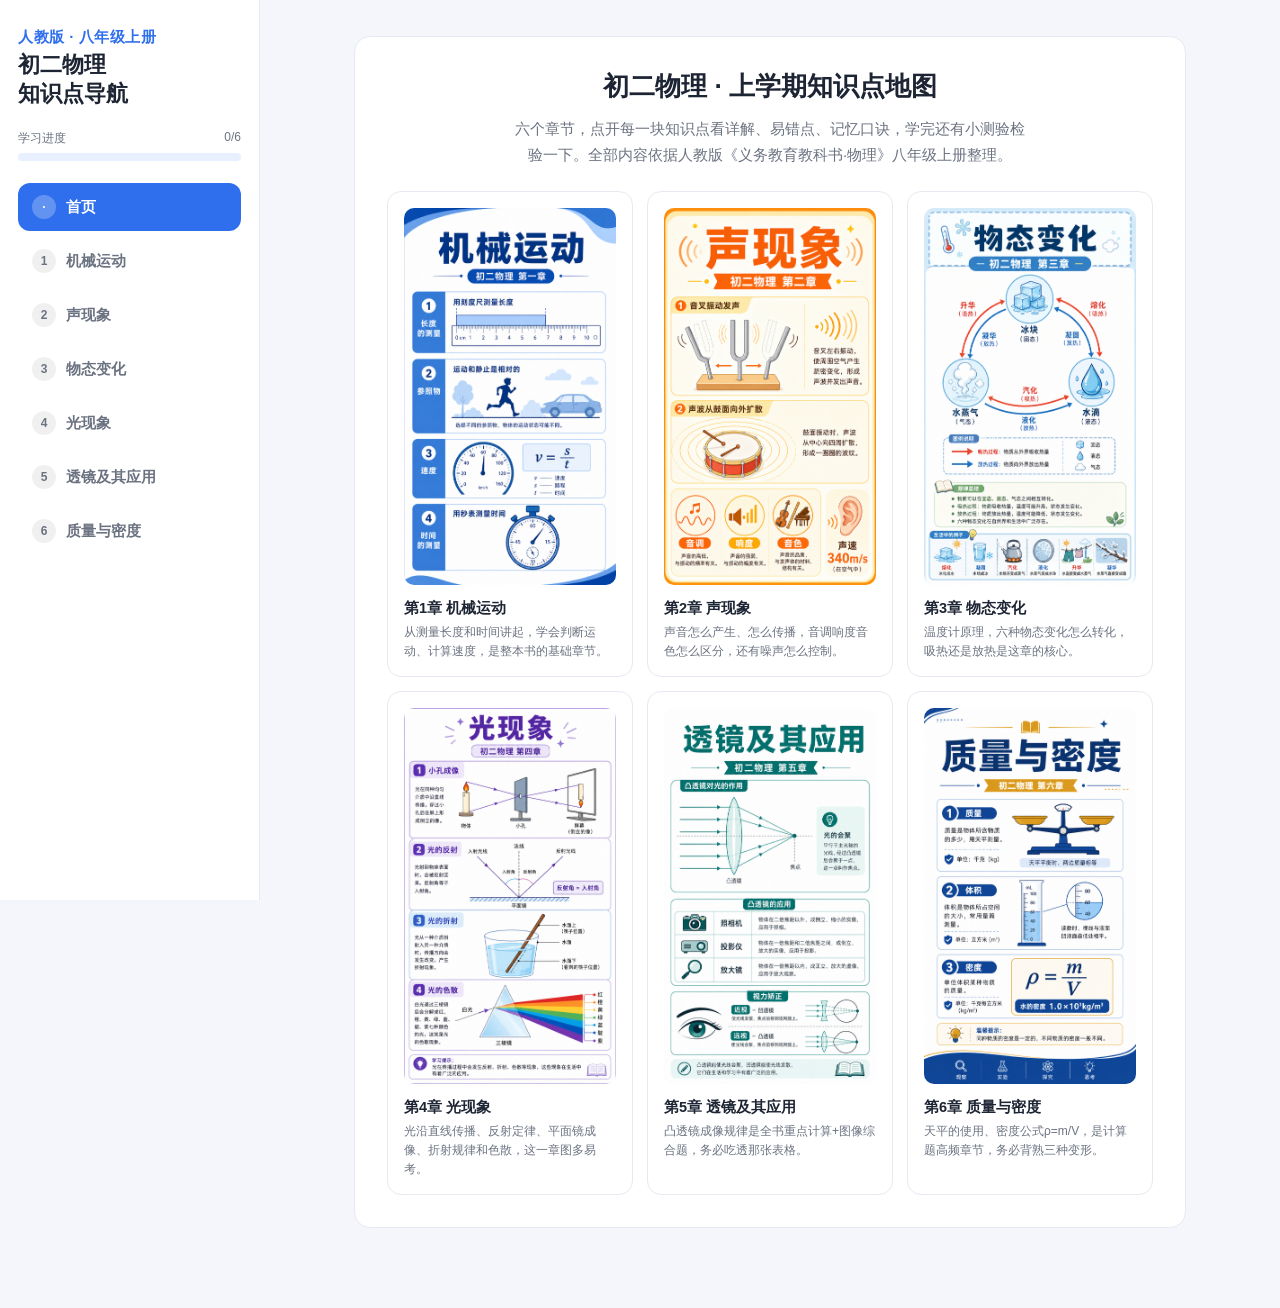
<file: physics8-notes/index.html>
<!DOCTYPE html>
<html lang="zh-CN">
<head>
<meta charset="UTF-8">
<meta name="viewport" content="width=device-width, initial-scale=1.0">
<title>初二物理 · 上学期知识点</title>
<style>
:root{
  --ink:#1d2433;
  --muted:#6b7280;
  --surface:#ffffff;
  --bg:#f4f6fb;
  --accent:#2f6fed;
  --accent-soft:#e8f0ff;
  --warn:#e0532b;
  --warn-soft:#fdece5;
  --good:#1f9d63;
  --good-soft:#e6f7ee;
  --gold:#c98a1f;
  --gold-soft:#fbf1de;
  --border:#e6e9f0;
  --radius:16px;
  font-family: -apple-system, BlinkMacSystemFont, "PingFang SC", "Microsoft YaHei", "Helvetica Neue", Arial, sans-serif;
}
*{box-sizing:border-box;}
html,body{margin:0;padding:0;background:var(--bg);color:var(--ink);}
body{display:flex;min-height:100vh;}

/* ---------- Sidebar ---------- */
.sidebar{
  width:260px;
  flex-shrink:0;
  background:var(--surface);
  border-right:1px solid var(--border);
  padding:28px 18px;
  position:sticky;
  top:0;
  height:100vh;
  overflow-y:auto;
}
.brand{
  font-size:15px;
  font-weight:700;
  color:var(--accent);
  letter-spacing:0.5px;
  margin-bottom:4px;
}
.brand-sub{
  font-size:22px;
  font-weight:800;
  margin-bottom:22px;
  line-height:1.3;
}
.progress-wrap{
  margin-bottom:22px;
}
.progress-label{
  font-size:12px;
  color:var(--muted);
  margin-bottom:6px;
  display:flex;
  justify-content:space-between;
}
.progress-bar{
  height:8px;
  background:var(--accent-soft);
  border-radius:99px;
  overflow:hidden;
}
.progress-fill{
  height:100%;
  background:var(--accent);
  border-radius:99px;
  transition:width .4s ease;
  width:0%;
}
.nav-item{
  display:flex;
  align-items:center;
  gap:10px;
  padding:12px 14px;
  border-radius:12px;
  cursor:pointer;
  margin-bottom:6px;
  font-size:14.5px;
  font-weight:600;
  color:var(--muted);
  transition:background .15s ease, color .15s ease;
  user-select:none;
}
.nav-item:hover{background:var(--accent-soft);color:var(--accent);}
.nav-item.active{background:var(--accent);color:#fff;}
.nav-num{
  width:24px;height:24px;border-radius:50%;
  background:rgba(0,0,0,.06);
  display:flex;align-items:center;justify-content:center;
  font-size:12px;flex-shrink:0;
}
.nav-item.active .nav-num{background:rgba(255,255,255,.25);}
.nav-item.done .nav-num::after{content:"✓";}
.nav-item.done .nav-num{background:var(--good);color:#fff;}
.nav-item.done .nav-num *{display:none;}

/* ---------- Main ---------- */
.main{flex:1;padding:36px 44px 80px;max-width:920px;margin:0 auto;}
.chapter{display:none;animation:fadeIn .35s ease;}
.chapter.active{display:block;}
@keyframes fadeIn{from{opacity:0;transform:translateY(8px);}to{opacity:1;transform:translateY(0);}}

.chapter-head{
  display:flex;
  gap:24px;
  align-items:flex-start;
  margin-bottom:28px;
  flex-wrap:wrap;
}
.chapter-img{
  width:200px;
  border-radius:var(--radius);
  box-shadow:0 8px 24px rgba(20,30,60,.12);
  flex-shrink:0;
}
.chapter-title-wrap{flex:1;min-width:220px;}
.chapter-eyebrow{
  font-size:13px;
  color:var(--accent);
  font-weight:700;
  text-transform:uppercase;
  letter-spacing:.06em;
  margin-bottom:6px;
}
.chapter-title{
  font-size:32px;
  font-weight:800;
  margin:0 0 10px;
  line-height:1.25;
}
.chapter-desc{
  color:var(--muted);
  font-size:15px;
  line-height:1.6;
}

.section{
  background:var(--surface);
  border:1px solid var(--border);
  border-radius:var(--radius);
  margin-bottom:16px;
  overflow:hidden;
}
.section-head{
  padding:16px 20px;
  display:flex;
  align-items:center;
  justify-content:space-between;
  cursor:pointer;
  font-size:16px;
  font-weight:700;
}
.section-head:hover{background:var(--bg);}
.section-head .chev{
  transition:transform .2s ease;
  color:var(--muted);
  font-size:14px;
}
.section.open .chev{transform:rotate(180deg);}
.section-body{
  max-height:0;
  overflow:hidden;
  transition:max-height .3s ease;
  padding:0 20px;
}
.section.open .section-body{padding:0 20px 18px;}
.section-body ul{margin:8px 0;padding-left:22px;}
.section-body li{margin-bottom:8px;line-height:1.7;font-size:14.5px;}
.section-body p{line-height:1.7;font-size:14.5px;}
.section-body table{width:100%;border-collapse:collapse;margin:10px 0;font-size:13.5px;}
.section-body th,.section-body td{border:1px solid var(--border);padding:8px 10px;text-align:center;}
.section-body th{background:var(--bg);}

.callout{
  border-radius:12px;
  padding:14px 16px;
  margin:12px 0;
  font-size:14px;
  line-height:1.65;
}
.callout-title{font-weight:700;margin-bottom:4px;display:flex;align-items:center;gap:6px;}
.callout.formula{background:var(--accent-soft);border:1px solid #cddcfb;}
.callout.formula .callout-title{color:var(--accent);}
.callout.pitfall{background:var(--warn-soft);border:1px solid #f6cdb9;}
.callout.pitfall .callout-title{color:var(--warn);}
.callout.mnemonic{background:var(--gold-soft);border:1px solid #f0dcaf;}
.callout.mnemonic .callout-title{color:var(--gold);}
.formula-big{
  font-size:20px;
  font-weight:800;
  background:#fff;
  border-radius:8px;
  padding:8px 14px;
  display:inline-block;
  margin:4px 0;
  color:var(--ink);
}

/* ---------- Quiz ---------- */
.quiz-box{
  background:linear-gradient(135deg,#f8faff,#eef3ff);
  border:1px solid var(--border);
  border-radius:var(--radius);
  padding:20px 22px;
  margin-top:8px;
}
.quiz-box h3{margin:0 0 4px;font-size:17px;}
.quiz-box .quiz-sub{color:var(--muted);font-size:13px;margin-bottom:14px;}
.quiz-q{margin-bottom:18px;}
.quiz-q-text{font-weight:700;font-size:14.5px;margin-bottom:10px;}
.quiz-opts{display:grid;gap:8px;}
.quiz-opt{
  border:1px solid var(--border);
  background:#fff;
  border-radius:10px;
  padding:10px 14px;
  font-size:14px;
  cursor:pointer;
  transition:border-color .15s ease, background .15s ease;
  text-align:left;
}
.quiz-opt:hover{border-color:var(--accent);}
.quiz-opt.correct{background:var(--good-soft);border-color:var(--good);font-weight:700;}
.quiz-opt.wrong{background:var(--warn-soft);border-color:var(--warn);}
.quiz-opt[disabled]{cursor:default;}
.quiz-result{margin-top:16px;font-weight:700;font-size:14.5px;}

/* ---------- Footer nav ---------- */
.chapter-nav{
  display:flex;
  justify-content:space-between;
  margin-top:32px;
  gap:12px;
}
.nav-btn{
  border:none;
  border-radius:12px;
  padding:12px 20px;
  font-size:14px;
  font-weight:700;
  cursor:pointer;
  background:var(--accent);
  color:#fff;
}
.nav-btn.ghost{background:#fff;border:1px solid var(--border);color:var(--ink);}
.nav-btn:disabled{opacity:.35;cursor:not-allowed;}

/* intro */
.intro-card{
  background:var(--surface);
  border:1px solid var(--border);
  border-radius:var(--radius);
  padding:32px;
  text-align:center;
}
.intro-card h2{font-size:26px;margin:0 0 12px;}
.intro-card p{color:var(--muted);font-size:15px;line-height:1.7;max-width:520px;margin:0 auto 20px;}
.grid-cards{
  display:grid;
  grid-template-columns:repeat(3,1fr);
  gap:14px;
  margin-top:24px;
}
.mini-card{
  border:1px solid var(--border);
  border-radius:14px;
  padding:16px;
  cursor:pointer;
  transition:transform .15s ease, box-shadow .15s ease;
  text-align:left;
}
.mini-card:hover{transform:translateY(-3px);box-shadow:0 10px 24px rgba(20,30,60,.10);}
.mini-card img{width:100%;border-radius:10px;margin-bottom:10px;}
.mini-card h4{margin:0 0 4px;font-size:14.5px;}
.mini-card span{font-size:12px;color:var(--muted);}

@media (max-width: 860px){
  body{flex-direction:column;}
  .sidebar{width:100%;height:auto;position:relative;display:flex;flex-direction:column;}
  .main{padding:24px 18px 60px;}
  .grid-cards{grid-template-columns:1fr 1fr;}
  .chapter-img{width:120px;}
}
</style>
</head>
<body>

<aside class="sidebar">
  <div class="brand">人教版 · 八年级上册</div>
  <div class="brand-sub">初二物理<br>知识点导航</div>

  <div class="progress-wrap">
    <div class="progress-label"><span>学习进度</span><span id="progressText">0/6</span></div>
    <div class="progress-bar"><div class="progress-fill" id="progressFill"></div></div>
  </div>

  <div class="nav-item active" data-target="intro" onclick="goTo('intro')">
    <span class="nav-num">·</span> 首页
  </div>
  <div class="nav-item" data-target="ch1" onclick="goTo('ch1')"><span class="nav-num">1</span> 机械运动</div>
  <div class="nav-item" data-target="ch2" onclick="goTo('ch2')"><span class="nav-num">2</span> 声现象</div>
  <div class="nav-item" data-target="ch3" onclick="goTo('ch3')"><span class="nav-num">3</span> 物态变化</div>
  <div class="nav-item" data-target="ch4" onclick="goTo('ch4')"><span class="nav-num">4</span> 光现象</div>
  <div class="nav-item" data-target="ch5" onclick="goTo('ch5')"><span class="nav-num">5</span> 透镜及其应用</div>
  <div class="nav-item" data-target="ch6" onclick="goTo('ch6')"><span class="nav-num">6</span> 质量与密度</div>
</aside>

<main class="main">

  <!-- INTRO -->
  <section class="chapter active" id="intro">
    <div class="intro-card">
      <h2>初二物理 · 上学期知识点地图</h2>
      <p>六个章节，点开每一块知识点看详解、易错点、记忆口诀，学完还有小测验检验一下。全部内容依据人教版《义务教育教科书·物理》八年级上册整理。</p>
      <div class="grid-cards" id="introGrid"></div>
    </div>
  </section>

  <!-- CHAPTERS injected by JS -->
  <div id="chaptersRoot"></div>

</main>

<script>
const IMG_DIR = "images/";

const chapters = [
{
  id:"ch1", num:1, title:"机械运动", img:IMG_DIR+"ch1.png",
  desc:"从测量长度和时间讲起，学会判断运动、计算速度，是整本书的基础章节。",
  sections:[
    {
      h:"1.1 长度和时间的测量",
      body:`
      <p><b>长度的基本单位</b>：米（m）。常用：千米(km)、分米(dm)、厘米(cm)、毫米(mm)、微米(μm)、纳米(nm)</p>
      <ul><li>换算关系（每级差1000或10）：1km=1000m，1m=10dm=100cm=1000mm，1cm=10mm</li></ul>
      <p><b>测量工具</b>：刻度尺。使用要点：</p>
      <ul>
        <li>使用前观察：零刻度线、量程（能测的最大范围）、分度值（最小刻度，决定精确度）</li>
        <li>放置：刻度尺贴近被测物，不能歪斜</li>
        <li>读数：视线与尺面垂直，估读到分度值的下一位</li>
        <li>记录：数值+单位，例如 3.20cm 不能写成 3.2cm（要保留估读位）</li>
      </ul>
      <p><b>时间单位</b>：秒（s）。1h=60min，1min=60s</p>
      <div class="callout pitfall"><div class="callout-title">⚠️ 误差与错误的区别</div>
      误差：测量值与真实值之间的差异，<b>不可避免</b>，只能减小不能消除。<br>
      错误：由不规范操作、读错造成，<b>可以避免</b>。<br>
      减小误差的方法：多次测量取平均值、选用精密仪器。</div>
      `
    },
    {
      h:"1.2 运动的描述",
      body:`
      <p><b>机械运动</b>：物体位置随时间的变化</p>
      <p><b>参照物</b>：判断物体是否运动，要先选定一个参照物（假定不动的物体）</p>
      <div class="callout pitfall"><div class="callout-title">⚠️ 重点</div>
      同一物体，参照物不同，运动状态的描述可能不同。比如"地上的人看火车在动，车上乘客看座位没动"。<br>
      常见坑：题目不说明参照物时，默认地面为参照物。</div>
      `
    },
    {
      h:"1.3 运动的快慢",
      body:`
      <div class="callout formula"><div class="callout-title">📐 速度公式</div>
      <span class="formula-big">v = s / t</span><br>v-速度，s-路程，t-时间。单位：米/秒(m/s)、千米/时(km/h)<br>
      换算：1m/s = 3.6km/h（记忆技巧："米秒乘3.6变千米时"）</div>
      <p><b>匀速直线运动</b>：速度大小和方向都不变的运动</p>
      <div class="callout pitfall"><div class="callout-title">⚠️ 最常见错误</div>
      变速运动的<b>平均速度 = 总路程 / 总时间</b>，<b>不是</b>各段速度的平均值！</div>
      `
    },
    {
      h:"1.4 测量平均速度",
      body:`
      <p>实验器材：斜面、小车、刻度尺、秒表、金属挡板</p>
      <p>原理：v=s/t，分段测距离和时间分别计算</p>
      `
    }
  ],
  quiz:[
    {q:"小明坐在行驶的公交车里，以座位为参照物，他是否在运动？",opts:["运动","静止","无法判断"],correct:1,tip:"以座位为参照物，小明相对座位位置没变，所以是静止的。"},
    {q:"一辆车前半段路程速度20m/s，后半段速度10m/s，全程平均速度是多少？",opts:["15m/s","大于15m/s，小于20m/s","小于15m/s"],correct:2,tip:"平均速度=总路程/总时间，因为后半段用时更长，平均值会偏向速度较小的一段，所以小于15m/s。"},
    {q:"下面哪个换算是对的？",opts:["1m/s = 3.6km/h","1m/s = 36km/h","1m/s = 0.36km/h"],correct:0,tip:"记忆口诀：米秒乘3.6变千米时。"}
  ]
},
{
  id:"ch2", num:2, title:"声现象", img:IMG_DIR+"ch2.png",
  desc:"声音怎么产生、怎么传播，音调响度音色怎么区分，还有噪声怎么控制。",
  sections:[
    {
      h:"2.1 声音的产生与传播",
      body:`
      <p><b>产生</b>：声音由物体的<b>振动</b>产生，振动停止，发声停止（但声音不一定消失，可能还在传播）</p>
      <p><b>传播</b>：声音需要<b>介质</b>（固体、液体、气体），<b>真空不能传声</b></p>
      <div class="callout formula"><div class="callout-title">📐 声速</div>
      不同介质中传播速度不同，一般 <b>固体 &gt; 液体 &gt; 气体</b><br>
      15℃空气中声速约 <span class="formula-big">340 m/s</span>（必背数据）</div>
      `
    },
    {
      h:"2.2 声音的特性",
      body:`
      <p>声音的三个特性：</p>
      <ul>
        <li><b>音调</b>：声音的高低，由<b>振动频率</b>决定，频率越高音调越高</li>
        <li><b>响度</b>：声音的强弱（大小），由<b>振幅</b>和距发声体的远近决定</li>
        <li><b>音色</b>：声音的品质特色，由发声体本身的材料、结构决定（区分不同乐器、不同人说话的依据）</li>
      </ul>
      <div class="callout mnemonic"><div class="callout-title">💡 记忆技巧</div>
      音调——高低（"调"像音符高低）；响度——大小（"响"想到音量大小）；音色——辨别谁在说话</div>
      `
    },
    {
      h:"2.3 声的利用",
      body:`
      <ul>
        <li>回声定位（蝙蝠、B超、声呐）</li>
        <li>超声波（频率&gt;20000Hz，人耳听不到）：清洗精密仪器、医用诊断</li>
        <li>次声波（频率&lt;20Hz，人耳听不到）：地震、火山监测</li>
      </ul>
      `
    },
    {
      h:"2.4 噪声的危害和控制",
      body:`
      <p>噪声控制三个环节：</p>
      <ul>
        <li>在<b>声源处</b>减弱（如给机器加消音器）</li>
        <li>在<b>传播过程中</b>减弱（如隔音墙、种树）</li>
        <li>在<b>人耳处</b>减弱（如戴耳塞）</li>
      </ul>
      `
    }
  ],
  quiz:[
    {q:"男生和女生说话声音的粗细不同，主要区别的是声音的哪个特性？",opts:["音调","响度","音色"],correct:0,tip:"声音粗细即音调高低，由振动频率决定。"},
    {q:"太空中宇航员之间不能直接用声音对话，为什么？",opts:["声音传播太快","太空是真空，没有介质传声","太空温度太低"],correct:1,tip:"真空不能传声，必须靠无线电通讯。"},
    {q:"在传播过程中减弱噪声的方法是？",opts:["给机器加消音器","戴耳塞","在道路旁建隔音墙"],correct:2,tip:"消音器是声源处减弱，耳塞是人耳处减弱，隔音墙是传播过程中减弱。"}
  ]
},
{
  id:"ch3", num:3, title:"物态变化", img:IMG_DIR+"ch3.png",
  desc:"温度计原理，六种物态变化怎么转化，吸热还是放热是这章的核心。",
  sections:[
    {
      h:"3.1 温度",
      body:`
      <p>摄氏温度单位：℃，规定：冰水混合物0℃，一个标准大气压下沸水100℃</p>
      <p>温度计原理：液体的热胀冷缩</p>
      <p>体温计特殊结构：中间有缩口，读数前离开人体也不会变化（可以离开人体读数）</p>
      `
    },
    {
      h:"3.2 熔化和凝固",
      body:`
      <p><b>熔化</b>：固态→液态，<b>吸热</b>&nbsp;&nbsp;|&nbsp;&nbsp;<b>凝固</b>：液态→固态，<b>放热</b></p>
      <div class="callout pitfall"><div class="callout-title">⚠️ 晶体与非晶体的区别</div>
      晶体（冰、食盐、萤石、各种金属等）：有固定的熔点/凝固点，熔化/凝固过程中<b>温度不变</b>。<br>
      非晶体（松香、蜡、玻璃、沥青等）：没有固定熔点，熔化过程温度持续上升。<br>
      图像特征：晶体图像中有一段水平线（吸热但温度不变，正在熔化）。</div>
      `
    },
    {
      h:"3.3 汽化和液化",
      body:`
      <p><b>汽化</b>：液态→气态，<b>吸热</b>，两种方式：</p>
      <ul>
        <li><b>蒸发</b>：任何温度下都能发生，只在液面进行。加快蒸发的方法：提高液体温度、增大液体表面积、加快液体表面空气流动速度</li>
        <li><b>沸腾</b>：一定温度（沸点）才发生，液体表面和内部同时剧烈汽化，温度不变，持续吸热。气压越高沸点越高（高压锅原理），气压越低沸点越低（高原上水烧不到100℃）</li>
      </ul>
      <p><b>液化</b>：气态→液态，<b>放热</b>，两种方法：降低温度、压缩体积（生活现象："白气"是液化后的小水珠，不是气体本身）</p>
      `
    },
    {
      h:"3.4 升华和凝华",
      body:`
      <p><b>升华</b>：固态→气态直接转化，<b>吸热</b>（如干冰变小、樟脑丸变小、灯丝变细）</p>
      <p><b>凝华</b>：气态→固态直接转化，<b>放热</b>（如霜、雪的形成、冬天窗户上的冰花）</p>
      <div class="callout mnemonic"><div class="callout-title">💡 六种物态变化速记口诀</div>
      熔化吸热固变液，凝固放热液变固；<br>
      汽化吸热液变气，液化放热气变液；<br>
      升华吸热固变气，凝华放热气变固。</div>
      `
    }
  ],
  quiz:[
    {q:"冬天窗户上出现的冰花，属于哪种物态变化？",opts:["凝固","凝华","升华"],correct:1,tip:"水蒸气直接变成固态冰花，是凝华，放热。"},
    {q:"高压锅能让食物更快煮熟的原理是？",opts:["气压升高使沸点升高，水温更高","气压升高使沸点降低","锅盖更厚保温更好"],correct:0,tip:"气压越高，沸点越高，水能达到更高温度，煮得更快。"},
    {q:"冰在熔化过程中，温度如何变化？",opts:["持续上升","保持不变","先上升后下降"],correct:1,tip:"冰是晶体，熔化过程中温度保持不变，持续吸热。"}
  ]
},
{
  id:"ch4", num:4, title:"光现象", img:IMG_DIR+"ch4.png",
  desc:"光沿直线传播、反射定律、平面镜成像、折射规律和色散，这一章图多易考。",
  sections:[
    {
      h:"4.1 光的直线传播",
      body:`
      <p>光在<b>同种均匀介质</b>中沿直线传播</p>
      <p>现象举例：小孔成像、影子、日食月食、激光准直</p>
      <div class="callout formula"><div class="callout-title">📐 光速</div>
      真空中 <span class="formula-big">c = 3×10⁸ m/s</span>（记忆重点，要背熟）</div>
      `
    },
    {
      h:"4.2 光的反射",
      body:`
      <p>反射定律：</p>
      <ul>
        <li>反射光线、入射光线、法线在同一平面内</li>
        <li>反射光线和入射光线分居法线两侧</li>
        <li><b>反射角=入射角</b></li>
      </ul>
      <div class="callout pitfall"><div class="callout-title">⚠️ 最容易出错的地方</div>
      角度都是从法线量起，不是从镜面量起！</div>
      <p>两种反射：<b>镜面反射</b>（平行光反射后仍平行，光滑表面）；<b>漫反射</b>（平行光反射后向各方向散开，粗糙表面，但每条光线仍遵守反射定律）</p>
      `
    },
    {
      h:"4.3 平面镜成像",
      body:`
      <div class="callout mnemonic"><div class="callout-title">💡 5字口诀</div>
      <b>等大、正立、虚像、对称、等距</b><br>
      像与物体大小相等；像与物体到镜面的距离相等；像和物体的连线与镜面垂直；所成的是虚像（光屏接收不到）。</div>
      <p>作图法：对称法画像</p>
      `
    },
    {
      h:"4.4 光的折射",
      body:`
      <p>光从一种介质斜射入另一种介质时，传播方向发生改变</p>
      <ul>
        <li>光从空气斜射入水中或其他介质中，折射角<b>小于</b>入射角</li>
        <li>光从水或其他介质斜射入空气中，折射角<b>大于</b>入射角</li>
        <li>光垂直入射时，传播方向不变</li>
      </ul>
      <p>现象：筷子在水中"折断"、池水看起来比实际浅、海市蜃楼</p>
      `
    },
    {
      h:"4.5 光的色散",
      body:`
      <p>白光是由各种色光混合而成（牛顿三棱镜实验）</p>
      <p>色光三原色：红、绿、蓝</p>
      <p>物体的颜色：不透明物体的颜色由其反射的色光决定；透明物体的颜色由透过的色光决定</p>
      `
    }
  ],
  quiz:[
    {q:"入射角是40°，反射角是多少？",opts:["40°","50°","80°"],correct:0,tip:"反射角=入射角，都是从法线量起。"},
    {q:"人站在平面镜前2米处，像与人的距离是多少？",opts:["2米","4米","1米"],correct:1,tip:"像到镜面距离=物到镜面距离，所以像与人的总距离是2+2=4米。"},
    {q:"筷子插入水中看起来是弯折的，这是因为？",opts:["光的直线传播","光的反射","光的折射"],correct:2,tip:"光从水中斜射入空气发生折射，导致视觉上看到筷子弯折。"}
  ]
},
{
  id:"ch5", num:5, title:"透镜及其应用", img:IMG_DIR+"ch5.png",
  desc:"凸透镜成像规律是全书重点计算+图像综合题，务必吃透那张表格。",
  sections:[
    {
      h:"5.1 透镜",
      body:`
      <p><b>凸透镜</b>：中间厚边缘薄，对光有<b>会聚</b>作用</p>
      <p><b>凹透镜</b>：中间薄边缘厚，对光有<b>发散</b>作用</p>
      <p>重要概念：主光轴、光心、焦点(F)、焦距(f)</p>
      <p>凸透镜三条特殊光线：</p>
      <ul>
        <li>平行于主光轴的光线，经凸透镜后过焦点</li>
        <li>过焦点的光线，经凸透镜后平行于主光轴射出</li>
        <li>过光心的光线，传播方向不变</li>
      </ul>
      `
    },
    {
      h:"5.2 凸透镜成像规律（本章最重要考点）",
      body:`
      <table>
        <tr><th>物距u</th><th>像的性质</th><th>像距v</th><th>应用</th></tr>
        <tr><td>u &gt; 2f</td><td>倒立、缩小、实像</td><td>f &lt; v &lt; 2f</td><td>照相机</td></tr>
        <tr><td>u = 2f</td><td>倒立、等大、实像</td><td>v = 2f</td><td>（分界点）</td></tr>
        <tr><td>f &lt; u &lt; 2f</td><td>倒立、放大、实像</td><td>v &gt; 2f</td><td>投影仪、幻灯机</td></tr>
        <tr><td>u = f</td><td>不成像（平行光射出）</td><td>—</td><td>（分界点）</td></tr>
        <tr><td>u &lt; f</td><td>正立、放大、虚像</td><td>—</td><td>放大镜</td></tr>
      </table>
      <div class="callout mnemonic"><div class="callout-title">💡 记忆口诀</div>
      一焦分虚实，二焦分大小；物近像远像变大（物体靠近透镜，像距变远，像变大）。</div>
      `
    },
    {
      h:"5.3 生活中的透镜",
      body:`
      <ul>
        <li>照相机：胶片上成倒立、缩小的实像</li>
        <li>投影仪：屏幕上成倒立、放大的实像</li>
        <li>放大镜：成正立、放大的虚像</li>
      </ul>
      `
    },
    {
      h:"5.4 眼睛和眼镜",
      body:`
      <p>眼睛成像原理类似照相机，晶状体相当于凸透镜</p>
      <p><b>近视眼</b>：晶状体太厚（或眼球前后径过长），像成在视网膜前方 → 用<b>凹透镜</b>矫正</p>
      <p><b>远视眼</b>：晶状体太薄，像成在视网膜后方 → 用<b>凸透镜</b>矫正</p>
      `
    },
    {
      h:"5.5 显微镜和望远镜",
      body:`
      <p>显微镜：物镜（相当于投影仪，成倒立放大实像）+ 目镜（相当于放大镜，成正立放大虚像）</p>
      <p>望远镜：物镜成缩小实像，目镜再放大</p>
      `
    }
  ],
  quiz:[
    {q:"照相机成的是什么像？",opts:["正立放大的虚像","倒立缩小的实像","倒立放大的实像"],correct:1,tip:"物距u>2f时，成倒立、缩小的实像，对应照相机。"},
    {q:"近视眼看远处物体模糊，应该配戴哪种透镜矫正？",opts:["凸透镜","凹透镜","平面镜"],correct:1,tip:"近视眼像成在视网膜前方，需要凹透镜发散光线往后移。"},
    {q:"物体放在凸透镜焦点以内（u<f）时，成的是什么像？",opts:["正立、放大、虚像","倒立、放大、实像","倒立、缩小、实像"],correct:0,tip:"这正是放大镜的成像原理。"}
  ]
},
{
  id:"ch6", num:6, title:"质量与密度", img:IMG_DIR+"ch6.png",
  desc:"天平的使用、密度公式ρ=m/V，是计算题高频章节，务必背熟三种变形。",
  sections:[
    {
      h:"6.1 质量",
      body:`
      <p>定义：物体所含物质的多少，是物体的基本属性，<b>不随形状、状态、位置改变而改变</b></p>
      <div class="callout pitfall"><div class="callout-title">⚠️ 常考陷阱</div>
      宇航员到月球上质量不变，但重力会变——初二暂不深入讲重力，先记住质量不变这个结论。</div>
      <p>单位：千克(kg)，还有吨(t)、克(g)、毫克(mg)。换算：1t=1000kg，1kg=1000g，1g=1000mg</p>
      <p>测量工具：天平。使用步骤：</p>
      <ul>
        <li>水平放置，游码归零</li>
        <li>调节平衡螺母，使指针指在分度盘中央（口诀"左加右减"）</li>
        <li>物体放左盘，砝码放右盘，用镍子夹取砝码，先加大砝码后加小砝码，最后调游码</li>
        <li>物体质量 = 砝码总质量 + 游码示数</li>
      </ul>
      `
    },
    {
      h:"6.2 密度（本章核心）",
      body:`
      <p>定义：某种物质单位体积的质量，反映物质本身的一种特性（同种物质密度一般不变）</p>
      <div class="callout formula"><div class="callout-title">📐 密度公式</div>
      <span class="formula-big">ρ = m / V</span><br>
      单位：千克/米³(kg/m³)、克/厘米³(g/cm³)，换算：1g/cm³ = 1000kg/m³<br>
      <b>水的密度 ρ水 = 1.0×10³kg/m³ = 1g/cm³（必背）</b><br>
      冰的密度小于水的密度，所以冰能浮在水面上</div>
      `
    },
    {
      h:"6.3 密度的应用",
      body:`
      <p>密度公式的三种变形：</p>
      <ul>
        <li>求密度：ρ = m/V</li>
        <li>求质量：m = ρV</li>
        <li>求体积：V = m/ρ</li>
      </ul>
      <p>应用举例：鉴别物质种类（测出密度，对照密度表）、求不规则物体的体积（排水法）、判断实心/空心</p>
      <div class="callout pitfall"><div class="callout-title">⚠️ 易错点</div>
      密度与质量、体积无关，只与物质种类、状态（温度）有关。计算前单位要统一，g/cm³和kg/m³别混用。<br>
      空心球问题：先假设实心求出应有质量，再与实际质量比较判断空心。</div>
      `
    }
  ],
  quiz:[
    {q:"一块铁的质量是100g，体积是100cm³，把它切成两半后，密度会怎样变化？",opts:["变大","变小","不变"],correct:2,tip:"密度是物质本身的特性，与质量、体积无关，切割后密度不变。"},
    {q:"调节天平平衡时指针偏右，应该怎么调节平衡螺母？",opts:["向右调","向左调","不需要调"],correct:1,tip:"口诀\"左加右减\"，指针偏右时向左调节平衡螺母。"},
    {q:"水的密度是多少？",opts:["1.0×10³kg/m³","1.0×10²kg/m³","1.0×10⁴kg/m³"],correct:0,tip:"水的密度=1.0×10³kg/m³=1g/cm³，是本章必背数值。"}
  ]
}
];

// ---------- Render ----------
const introGrid = document.getElementById("introGrid");
const chaptersRoot = document.getElementById("chaptersRoot");

chapters.forEach((ch,idx)=>{
  // intro mini card
  const card = document.createElement("div");
  card.className = "mini-card";
  card.onclick = ()=>goTo(ch.id);
  card.innerHTML = `<img src="${ch.img}" alt="${ch.title}"><h4>第${ch.num}章 ${ch.title}</h4><span>${ch.desc}</span>`;
  introGrid.appendChild(card);

  // chapter section
  const sec = document.createElement("section");
  sec.className = "chapter";
  sec.id = ch.id;

  let sectionsHtml = ch.sections.map((s,i)=>`
    <div class="section ${i===0?'open':''}">
      <div class="section-head" onclick="this.parentElement.classList.toggle('open')">
        <span>${s.h}</span><span class="chev">▾</span>
      </div>
      <div class="section-body">${s.body}</div>
    </div>
  `).join("");

  let quizHtml = `<div class="quiz-box">
    <h3>🎯 小测验</h3>
    <div class="quiz-sub">做完这几题，检查一下自己是不是真的掌握了</div>
    ${ch.quiz.map((q,qi)=>`
      <div class="quiz-q" data-qi="${qi}" data-ch="${ch.id}">
        <div class="quiz-q-text">${qi+1}. ${q.q}</div>
        <div class="quiz-opts">
          ${q.opts.map((o,oi)=>`<button class="quiz-opt" onclick="answerQuiz('${ch.id}',${qi},${oi})">${o}</button>`).join("")}
        </div>
        <div class="quiz-result" style="display:none;"></div>
      </div>
    `).join("")}
  </div>`;

  const prevId = idx>0 ? chapters[idx-1].id : null;
  const nextId = idx<chapters.length-1 ? chapters[idx+1].id : null;

  sec.innerHTML = `
    <div class="chapter-head">
      <img class="chapter-img" src="${ch.img}" alt="${ch.title}">
      <div class="chapter-title-wrap">
        <div class="chapter-eyebrow">第${ch.num}章 · 初二物理上学期</div>
        <h1 class="chapter-title">${ch.title}</h1>
        <div class="chapter-desc">${ch.desc}</div>
      </div>
    </div>
    ${sectionsHtml}
    ${quizHtml}
    <div class="chapter-nav">
      <button class="nav-btn ghost" ${prevId?'':'disabled'} onclick="${prevId?`goTo('${prevId}')`:''}">← 上一章</button>
      <button class="nav-btn" ${nextId?'':'disabled'} onclick="${nextId?`goTo('${nextId}')`:`goTo('intro')`}">${nextId? '下一章 →' : '回到首页 →'}</button>
    </div>
  `;
  chaptersRoot.appendChild(sec);
});

const visited = new Set(JSON.parse(localStorage.getItem("physics8_visited")||"[]"));

function updateProgress(){
  const total = chapters.length;
  const done = chapters.filter(c=>visited.has(c.id)).length;
  document.getElementById("progressText").textContent = `${done}/${total}`;
  document.getElementById("progressFill").style.width = (done/total*100)+"%";
  chapters.forEach(c=>{
    const item = document.querySelector(`.nav-item[data-target="${c.id}"]`);
    if(item){
      if(visited.has(c.id)) item.classList.add("done");
      else item.classList.remove("done");
    }
  });
}

function goTo(id){
  document.querySelectorAll(".chapter").forEach(el=>el.classList.remove("active"));
  document.getElementById(id).classList.add("active");
  document.querySelectorAll(".nav-item").forEach(el=>el.classList.remove("active"));
  const navItem = document.querySelector(`.nav-item[data-target="${id}"]`);
  if(navItem) navItem.classList.add("active");
  if(id!=="intro"){
    visited.add(id);
    localStorage.setItem("physics8_visited", JSON.stringify([...visited]));
    updateProgress();
  }
  window.scrollTo({top:0,behavior:"smooth"});
}

function answerQuiz(chId, qi, oi){
  const chapter = chapters.find(c=>c.id===chId);
  const q = chapter.quiz[qi];
  const qBox = document.querySelector(`.quiz-q[data-ch="${chId}"][data-qi="${qi}"]`);
  const opts = qBox.querySelectorAll(".quiz-opt");
  opts.forEach((btn,i)=>{
    btn.disabled = true;
    if(i===q.correct) btn.classList.add("correct");
    else if(i===oi) btn.classList.add("wrong");
  });
  const result = qBox.querySelector(".quiz-result");
  result.style.display = "block";
  result.style.color = (oi===q.correct) ? "var(--good)" : "var(--warn)";
  result.textContent = (oi===q.correct ? "✅ 答对了！" : "❌ 差一点。") + "　" + q.tip;
}

updateProgress();
</script>
</body>
</html>
</file>
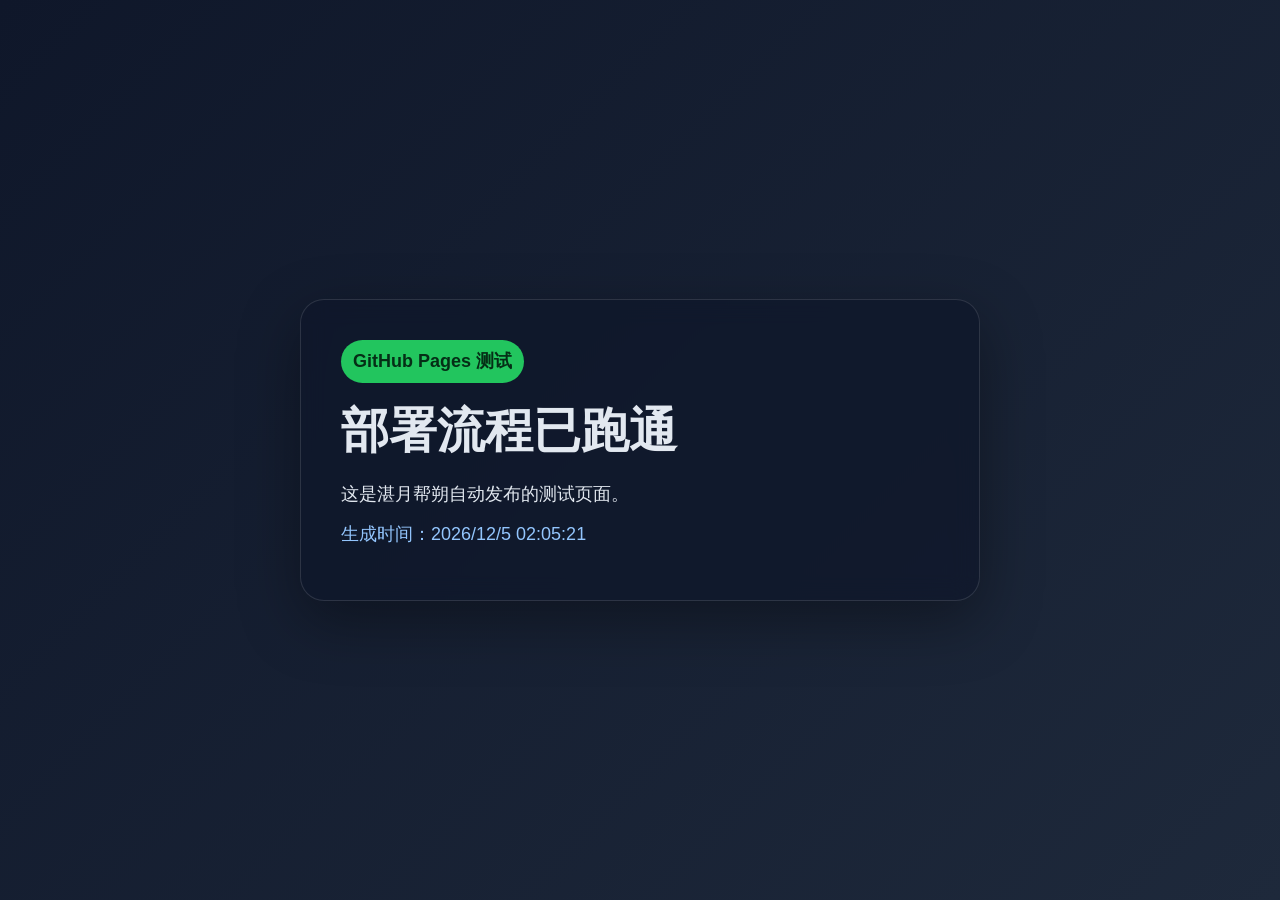
<file: test-page-20260527-191029/index.html>
<!doctype html>
<html lang="zh-CN">
<head>
  <meta charset="UTF-8" />
  <meta name="viewport" content="width=device-width, initial-scale=1.0" />
  <title>GitHub Pages 测试页</title>
  <link rel="stylesheet" href="./style.css" />
</head>
<body>
  <main class="card">
    <p class="tag">GitHub Pages 测试</p>
    <h1>部署流程已跑通</h1>
    <p>这是湛月帮朔自动发布的测试页面。</p>
    <p class="time">生成时间：<span id="ts"></span></p>
  </main>
  <script src="./app.js"></script>
</body>
</html>
</file>
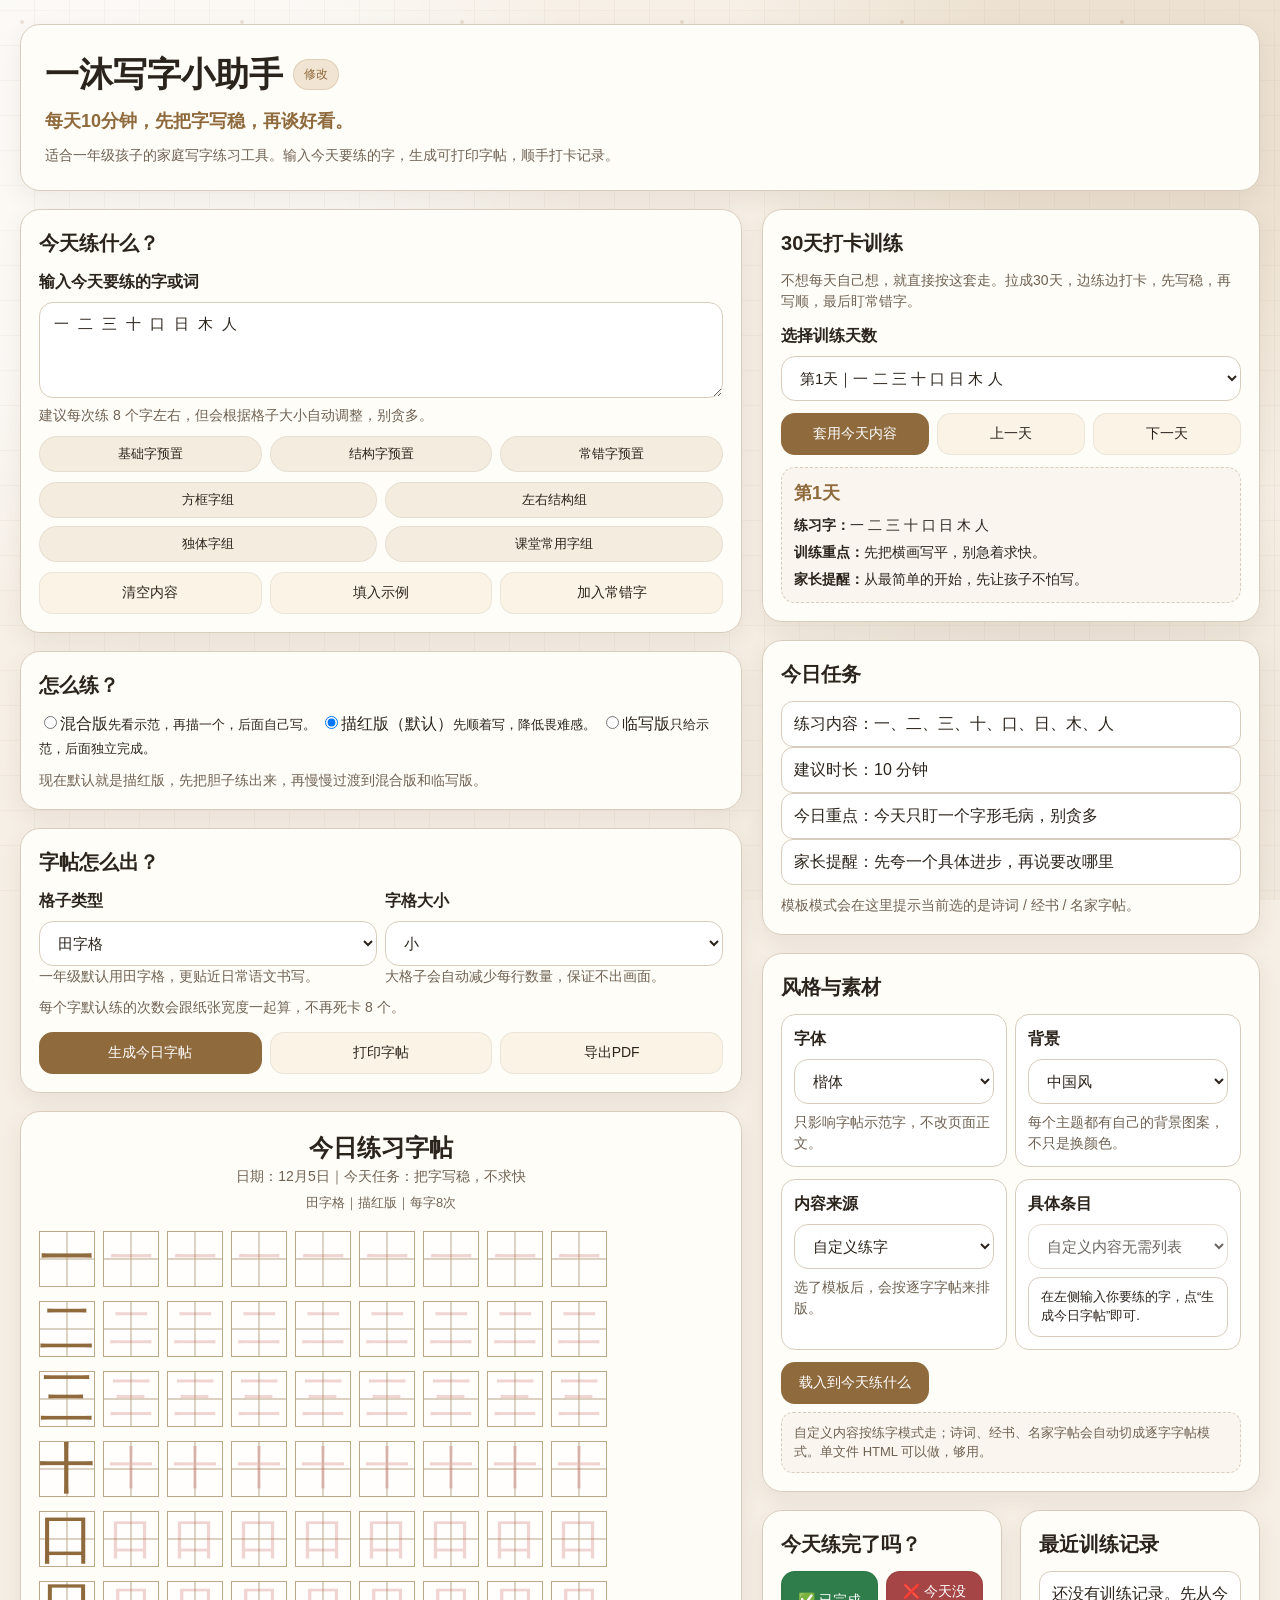
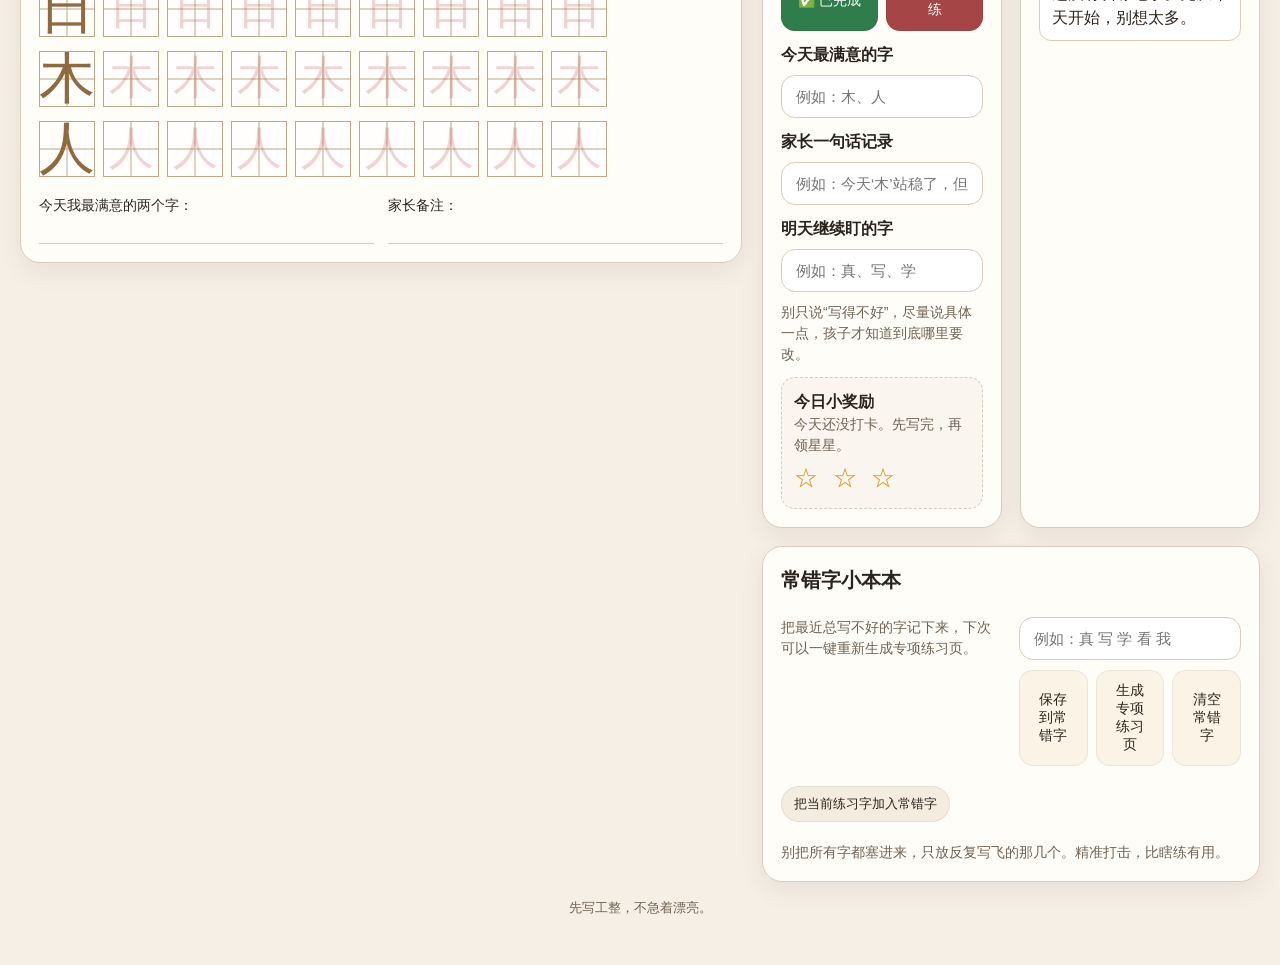
<file: yimu-writing/一沐写字小助手.html>
<!doctype html>
<html lang="zh-CN">
<head>
  <meta charset="UTF-8" />
  <meta name="viewport" content="width=device-width, initial-scale=1.0" />
  <title>一沐写字小助手</title>
  <style>
    :root {
      --page-bg: #f6efe5;
      --bg-a: rgba(255,255,255,.58);
      --bg-b: rgba(194,165,118,.18);
      --bg-c: rgba(143,106,61,.08);
      --card: #fffdf8;
      --ink: #2b241c;
      --sub: #6f6253;
      --line: #d8cdbd;
      --accent: #8f6a3d;
      --accent-soft: #efe3d3;
      --shadow: 0 8px 24px rgba(71,54,32,.08);
      --glyph-font: "Kaiti SC", "STKaiti", "KaiTi", serif;
      --page-width: 1560px;
      --cell-size: 72px;
      --char-size: 52px;
    }
    * { box-sizing: border-box; }    body {
      margin: 0;
      position: relative;
      isolation: isolate;
      overflow-x: hidden;
      font-family: -apple-system, BlinkMacSystemFont, "PingFang SC", "Helvetica Neue", sans-serif;
      color: var(--ink);
      background-color: var(--page-bg);
      background-image:
        radial-gradient(circle at 10% 18%, var(--bg-a) 0 16%, transparent 34%),
        radial-gradient(circle at 90% 10%, var(--bg-b) 0 12%, transparent 30%),
        radial-gradient(circle at 82% 88%, var(--bg-c) 0 12%, transparent 28%),
        linear-gradient(135deg, rgba(255,255,255,.16), transparent 44%);
      background-attachment: fixed;
      line-height: 1.5;
    }
    body::before {
      content: '';
      position: fixed;
      inset: 0;
      z-index: 0;
      pointer-events: none;
      opacity: .88;
      background-repeat: repeat;
      background-size: 220px 220px;
      background-image: var(--theme-pattern);
    }
    body > * { position: relative; z-index: 1; }
    body[data-theme="traditional"] {
      --page-bg: #f6efe5;
      --bg-a: rgba(255,255,255,.58);
      --bg-b: rgba(194,165,118,.18);
      --bg-c: rgba(143,106,61,.08);
      --card: #fffdf8;
      --ink: #2b241c;
      --sub: #6f6253;
      --line: #d8cdbd;
      --accent: #8f6a3d;
      --accent-soft: #efe3d3;
      --shadow: 0 8px 24px rgba(71,54,32,.08);
      --theme-pattern:
        radial-gradient(circle at 22px 22px, rgba(143,106,61,.16) 0 2px, transparent 2.2px),
        radial-gradient(circle at 112px 112px, rgba(143,106,61,.08) 0 2px, transparent 2.2px),
        repeating-linear-gradient(90deg, transparent 0 34px, rgba(143,106,61,.06) 34px 35px),
        repeating-linear-gradient(0deg, transparent 0 34px, rgba(143,106,61,.05) 34px 35px);
    }
    body[data-theme="fresh"] {
      --page-bg: #e8f3ef;
      --bg-a: rgba(255,255,255,.66);
      --bg-b: rgba(121,178,157,.20);
      --bg-c: rgba(47,141,119,.08);
      --card: #fcfffe;
      --ink: #23403b;
      --sub: #5f7a73;
      --line: #cfe4da;
      --accent: #2f8d77;
      --accent-soft: #dff3eb;
      --shadow: 0 10px 28px rgba(35,64,59,.08);
      --theme-pattern:
        radial-gradient(circle at 30px 30px, rgba(47,141,119,.16) 0 3px, transparent 3.4px),
        radial-gradient(circle at 140px 110px, rgba(121,178,157,.18) 0 4px, transparent 4.5px),
        repeating-linear-gradient(45deg, transparent 0 28px, rgba(47,141,119,.06) 28px 29px),
        repeating-linear-gradient(-45deg, transparent 0 42px, rgba(121,178,157,.05) 42px 43px);
    }
    body[data-theme="cartoon"] {
      --page-bg: #f5f1ff;
      --bg-a: rgba(255,255,255,.68);
      --bg-b: rgba(196,177,250,.22);
      --bg-c: rgba(141,98,213,.08);
      --card: #ffffff;
      --ink: #42345f;
      --sub: #78689a;
      --line: #eadcf9;
      --accent: #8d62d5;
      --accent-soft: #efe3ff;
      --shadow: 0 10px 28px rgba(74,49,118,.08);
      --theme-pattern:
        radial-gradient(circle at 24px 24px, rgba(141,98,213,.16) 0 3px, transparent 3.4px),
        radial-gradient(circle at 92px 60px, rgba(255,182,193,.18) 0 8px, transparent 8.5px),
        radial-gradient(circle at 168px 140px, rgba(141,98,213,.10) 0 5px, transparent 5.5px),
        repeating-linear-gradient(135deg, transparent 0 26px, rgba(141,98,213,.04) 26px 27px),
        repeating-linear-gradient(45deg, transparent 0 36px, rgba(255,182,193,.05) 36px 37px);
    }
    .wrap { position: relative; z-index: 1; max-width: var(--page-width); margin: 0 auto; padding: 24px 20px 48px; }
    .hero, .card {
      background: var(--card);
      border: 1px solid var(--line);
      border-radius: 20px;
      box-shadow: var(--shadow);
    }
    .hero { padding: 24px; margin-bottom: 18px; }
    .hero-title { display: flex; align-items: center; gap: 10px; flex-wrap: wrap; margin-bottom: 8px; }
    h1 { margin: 0; font-size: 34px; }
    .subtitle { font-size: 18px; margin-bottom: 10px; color: var(--accent); font-weight: 700; }
    .desc, .hint, .muted { color: var(--sub); font-size: 14px; }
    .title-edit-btn, button {
      border: 1px solid rgba(0,0,0,.06);
      cursor: pointer;
      transition: .15s ease;
    }
    button:hover { transform: translateY(-1px); }
    .title-edit-btn { padding: 6px 10px; border-radius: 999px; font-size: 12px; background: #f1e4d2; color: var(--accent); border-color: rgba(143,106,61,.18); }
    .layout { display: grid; grid-template-columns: minmax(0, 1.45fr) minmax(420px, 1fr); gap: 20px; align-items: start; }
    .left, .right { display: flex; flex-direction: column; gap: 18px; min-width: 0; }
    .right { display: grid; grid-template-columns: repeat(2, minmax(0, 1fr)); gap: 18px; align-content: start; }
    .card { padding: 18px; min-width: 0; }
    .span-2 { grid-column: 1 / -1; }
    .card h2 { margin: 0 0 12px; font-size: 20px; }
    .label { display: block; font-weight: 700; margin-bottom: 8px; }
    textarea, input[type="text"], select {
      width: 100%; border: 1px solid var(--line); background: #fff; color: var(--ink);
      border-radius: 14px; padding: 12px 14px; font-size: 15px; outline: none;
    }
    textarea { min-height: 96px; resize: vertical; }
    .btn-row, .inline-row, .grid-2, .grid-3 { display: grid; gap: 8px; }
    .btn-row { grid-template-columns: repeat(3, minmax(0, 1fr)); margin-top: 10px; }
    .inline-row { grid-template-columns: repeat(2, minmax(0, 1fr)); }
    .grid-2 { grid-template-columns: repeat(2, minmax(0, 1fr)); }
    .grid-3 { grid-template-columns: repeat(3, minmax(0, 1fr)); }
    button { padding: 11px 14px; border-radius: 14px; background: #faf3e6; color: var(--ink); font-size: 14px; }
    .primary { background: var(--accent); color: #fff; border-color: transparent; }
    .success { background: #2f7d4a; color: #fff; }
    .danger { background: #a54545; color: #fff; }
    .tiny-btn { padding: 6px 10px; border-radius: 10px; font-size: 12px; background: #efe5d8; }
    .mini-btn { padding: 8px 12px; border-radius: 999px; font-size: 13px; background: #f4ecdf; }
    .tag-row, .group-grid { display: grid; gap: 8px; margin-top: 10px; }
    .tag-row { grid-template-columns: repeat(3, minmax(0, 1fr)); }
    .group-grid { grid-template-columns: repeat(2, minmax(0, 1fr)); }
    .source-note {
      margin-top: 8px; padding: 10px 12px; border-radius: 12px; background: #faf6ef;
      border: 1px dashed var(--line); font-size: 13px; color: var(--sub);
    }
    .source-preview {
      margin-top: 8px; padding: 10px 12px; border-radius: 12px; background: #fff;
      border: 1px solid var(--line); font-size: 13px; color: var(--ink); min-height: 52px; line-height: 1.45;
    }
    .settings-grid { display: grid; gap: 12px; }
    .settings-panel { border: 1px solid var(--line); border-radius: 14px; padding: 12px; background: #fff; }
    .sheet-head { text-align: center; margin-bottom: 18px; }
    .sheet-head h3 { margin: 0; font-size: 24px; }
    .sheet-head .meta-line { margin-top: 6px; font-size: 13px; color: var(--sub); }
    .sheet-grid { display: grid; gap: 14px; }
    .char-row { display: block; }
    .cells {
      display: grid; gap: 8px; justify-content: start; align-items: start; width: max-content;
      grid-template-columns: repeat(var(--cols), var(--cell-size, 72px));
    }
    .cell {
      width: var(--cell-size, 72px); height: var(--cell-size, 72px); border: 1.6px solid #bca889; position: relative; overflow: hidden;
      background: rgba(255,255,255,.64);
    }
    .line-v, .line-h, .line-d1, .line-d2 { position: absolute; background: transparent; pointer-events: none; }
    .line-v { left: 50%; top: 0; width: 1px; height: 100%; border-left: 1px solid #bca889; transform: translateX(-.5px); }
    .line-h { left: 0; top: 50%; width: 100%; height: 1px; border-top: 1px solid #bca889; transform: translateY(-.5px); }
    .line-d1, .line-d2 { left: -22.5%; top: 50%; width: 145%; border-top: 1px solid #bca889; transform-origin: center; }
    .line-d1 { transform: rotate(45deg); }
    .line-d2 { transform: rotate(-45deg); }
    .sample-cell .sample, .sample-cell .demo, .ghost, .template {
      position: absolute; inset: 0; display: flex; align-items: center; justify-content: center;
      font-family: var(--glyph-font); line-height: 1; z-index: 2; font-size: var(--char-size, 52px); font-weight: 500;
    }
    .sample-cell .sample { color: var(--accent); font-size: calc(var(--char-size, 52px) * 1.34); }
    .sample-cell .demo { color: var(--accent); font-size: calc(var(--char-size, 52px) * 1.16); }
    .ghost { color: rgba(186, 64, 64, .22); font-size: calc(var(--char-size, 52px) * 1.06); }
    .template { color: rgba(186, 64, 64, .28); opacity: 1; font-size: calc(var(--char-size, 52px) * 1.08); font-weight: 500; }
    .template-cell .template { opacity: 1; }
    .template-mode .sheet-grid { gap: 10px; }
    .sheet-footer {
      display: grid; grid-template-columns: 1fr 1fr; gap: 14px; margin-top: 18px; font-size: 14px;
    }
    .footer-line { border-bottom: 1px solid var(--line); min-height: 28px; }
    .record-list { display: grid; gap: 8px; margin-top: 10px; }
    .record-item { border: 1px solid var(--line); border-radius: 12px; padding: 10px 12px; background: #fff; }
    .pill { display: inline-block; padding: 2px 10px; border-radius: 999px; font-size: 12px; font-weight: 700; margin-left: 8px; }
    .pill.ok { background: #dcefe3; color: #1f6037; }
    .pill.no { background: #f4dcdc; color: #8b3030; }
    .footer-note { margin-top: 16px; text-align: center; color: var(--sub); font-size: 13px; }
    .record-actions { display: flex; gap: 8px; margin-top: 8px; flex-wrap: wrap; }
    .reward-box { margin-top: 12px; border: 1px dashed var(--line); border-radius: 14px; padding: 12px; background: #faf6ef; }
    .stars { font-size: 24px; letter-spacing: 4px; color: #d29a1f; margin-top: 4px; }
    .plan-box { border: 1px dashed var(--line); background: #faf6ef; border-radius: 14px; padding: 12px; margin-top: 12px; }
    .plan-day { font-size: 18px; font-weight: 700; color: var(--accent); margin-bottom: 8px; }
    .plan-meta { display: grid; gap: 6px; font-size: 14px; color: var(--ink); }
    .mistake-card {
      display: grid; grid-template-columns: minmax(0,1fr) minmax(0,1fr); column-gap: 16px; row-gap: 10px; align-items: start;
    }
    .mistake-card > h2, .mistake-card > .muted, .mistake-card > .hint { grid-column: 1 / -1; }
    .mistake-card > div:nth-of-type(1) { grid-column: 1; }
    .mistake-card > .btn-row { grid-column: 2; margin-top: 0 !important; align-self: start; }
    .mistake-card > div:nth-of-type(2) { grid-column: 2; margin-top: 0 !important; }
    .muted-line { color: var(--sub); font-size: 13px; }
    @media (max-width: 1120px) {
      .layout { grid-template-columns: 1fr; }
      .right { grid-template-columns: 1fr; }
      .span-2 { grid-column: auto; }
    }
    @media (max-width: 900px) {
      .btn-row, .grid-2, .grid-3, .inline-row, .tag-row, .group-grid { grid-template-columns: 1fr; }
      h1 { font-size: 28px; }
    }
    @media print {
      body { background: #fff !important; background-image: none !important; }
      .hero, .left > .card:not(.print-card), .right > .card:not(.print-card), .footer-note { display: none !important; }
      .wrap { max-width: none; padding: 0; }
      .layout { display: block; }
      .print-card { border: none; box-shadow: none; padding: 0; }
      .preview-box { border: none; padding: 0; }
    }
  </style>
</head>
<body data-theme="traditional">
  <div class="wrap">
    <section class="hero">
      <div class="hero-title">
        <h1 id="pageTitle">一沐写字小助手</h1>
        <button type="button" class="title-edit-btn" id="editTitleBtn">修改</button>
      </div>
      <div class="subtitle">每天10分钟，先把字写稳，再谈好看。</div>
      <div class="desc">适合一年级孩子的家庭写字练习工具。输入今天要练的字，生成可打印字帖，顺手打卡记录。</div>
    </section>

    <div class="layout">
      <div class="left">
        <section class="card">
          <h2>今天练什么？</h2>
          <label class="label" for="charsInput">输入今天要练的字或词</label>
          <textarea id="charsInput" placeholder="请输入今天要练的字或词，例如：春 风 花 入 / 真 写 我 学"></textarea>
          <div class="hint">建议每次练 8 个字左右，但会根据格子大小自动调整，别贪多。</div>
          <div class="tag-row">
            <button type="button" class="mini-btn" id="presetBasicBtn">基础字预置</button>
            <button type="button" class="mini-btn" id="presetStructureBtn">结构字预置</button>
            <button type="button" class="mini-btn" id="presetMistakeBtn">常错字预置</button>
          </div>
          <div class="group-grid">
            <button type="button" class="mini-btn" id="groupBoxBtn">方框字组</button>
            <button type="button" class="mini-btn" id="groupLeftRightBtn">左右结构组</button>
            <button type="button" class="mini-btn" id="groupSingleBtn">独体字组</button>
            <button type="button" class="mini-btn" id="groupClassBtn">课堂常用字组</button>
          </div>
          <div class="btn-row">
            <button type="button" id="clearBtn">清空内容</button>
            <button type="button" id="exampleBtn">填入示例</button>
            <button type="button" id="mistakeBtn">加入常错字</button>
          </div>
        </section>

        <section class="card">
          <h2>怎么练？</h2>
          <div class="radio-group">
            <label class="mode"><input type="radio" name="mode" value="mixed"><span class="mode-title">混合版</span><small>先看示范，再描一个，后面自己写。</small></label>
            <label class="mode"><input type="radio" name="mode" value="trace" checked><span class="mode-title">描红版（默认）</span><small>先顺着写，降低畏难感。</small></label>
            <label class="mode"><input type="radio" name="mode" value="copy"><span class="mode-title">临写版</span><small>只给示范，后面独立完成。</small></label>
          </div>
          <div class="hint" style="margin-top:10px;">现在默认就是描红版，先把胆子练出来，再慢慢过渡到混合版和临写版。</div>
        </section>

        <section class="card">
          <h2>字帖怎么出？</h2>
          <div class="grid-2">
            <div>
              <label class="label" for="gridType">格子类型</label>
              <select id="gridType"><option value="tian" selected>田字格</option><option value="mi">米字格</option></select>
              <div class="muted">一年级默认用田字格，更贴近日常语文书写。</div>
            </div>
            <div>
              <label class="label" for="cellSize">字格大小</label>
              <select id="cellSize"><option value="small" selected>小</option><option value="medium">中</option><option value="large">大</option></select>
              <div class="muted">大格子会自动减少每行数量，保证不出画面。</div>
            </div>
          </div>
          <div class="hint" style="margin-top:10px;">每个字默认练的次数会跟纸张宽度一起算，不再死卡 8 个。</div>
          <div class="btn-row" style="margin-top:14px;">
            <button type="button" class="primary" id="generateBtn">生成今日字帖</button>
            <button type="button" id="printBtn">打印字帖</button>
            <button type="button" id="pdfBtn">导出PDF</button>
          </div>
        </section>

        <section class="card print-card">
          <div id="previewBox" class="preview-box">
            <div class="sheet-head">
              <h3 id="previewTitle">今日练习字帖</h3>
              <div class="muted" id="previewMeta">今天任务：把字写稳，不求快</div>
              <div class="meta-line" id="sheetMeta">田字格｜描红版｜动态每字次数</div>
            </div>
            <div id="sheetGrid" class="sheet-grid"></div>
            <div class="sheet-footer">
              <div>今天我最满意的两个字：<div class="footer-line"></div></div>
              <div>家长备注：<div class="footer-line"></div></div>
            </div>
          </div>
        </section>
      </div>

      <div class="right">
        <section class="card span-2">
          <h2>30天打卡训练</h2>
          <div class="muted">不想每天自己想，就直接按这套走。拉成30天，边练边打卡，先写稳，再写顺，最后盯常错字。</div>
          <div style="margin-top:12px;">
            <label class="label" for="planDay">选择训练天数</label>
            <select id="planDay"></select>
          </div>
          <div class="btn-row" style="margin-top:12px;">
            <button type="button" class="primary" id="applyPlanBtn">套用今天内容</button>
            <button type="button" id="prevPlanBtn">上一天</button>
            <button type="button" id="nextPlanBtn">下一天</button>
          </div>
          <div id="planBox" class="plan-box"></div>
        </section>

        <section class="card span-2">
          <h2>今日任务</h2>
          <div class="task-list" id="taskList">
            <div class="record-item">练习内容：还没填。先输几个字，别整太多。</div>
            <div class="record-item">建议时长：10 分钟</div>
            <div class="record-item">今日重点：字别出格，横别太斜</div>
            <div class="record-item">家长提醒：今天只纠正一个问题，别一口气说五条</div>
          </div>
          <div class="hint" style="margin-top:10px;">模板模式会在这里提示当前选的是诗词 / 经书 / 名家字帖。</div>
        </section>

        <section class="card span-2">
          <h2>风格与素材</h2>
          <div class="settings-grid">
            <div class="grid-2">
              <div class="settings-panel">
                <label class="label" for="fontSelect">字体</label>
                <select id="fontSelect"><option value="kai">楷体</option><option value="song">宋体</option><option value="hei">黑体</option></select>
                <div class="muted" style="margin-top:8px;">只影响字帖示范字，不改页面正文。</div>
              </div>
              <div class="settings-panel">
                <label class="label" for="themeSelect">背景</label>
                <select id="themeSelect"><option value="traditional">中国风</option><option value="fresh">小清新</option><option value="cartoon">卡通</option></select>
                <div class="muted" style="margin-top:8px;">每个主题都有自己的背景图案，不只是换颜色。</div>
              </div>
            </div>
            <div class="grid-2">
              <div class="settings-panel">
                <label class="label" for="sourceCategory">内容来源</label>
                <select id="sourceCategory"><option value="custom">自定义练字</option><option value="poem">诗词</option><option value="classic">经书</option><option value="copybook">名家字帖</option></select>
                <div class="muted" style="margin-top:8px;">选了模板后，会按逐字字帖来排版。</div>
              </div>
              <div class="settings-panel">
                <label class="label" for="sourceItem">具体条目</label>
                <select id="sourceItem"></select>
                <div id="sourcePreview" class="source-preview"></div>
              </div>
            </div>
          </div>
          <div class="btn-row" style="margin-top:12px;">
            <button type="button" class="primary" id="loadSourceBtn">载入到今天练什么</button>
          </div>
          <div class="source-note">自定义内容按练字模式走；诗词、经书、名家字帖会自动切成逐字字帖模式。单文件 HTML 可以做，够用。</div>
        </section>

        <section class="card">
          <h2>今天练完了吗？</h2>
          <div class="inline-row">
            <button type="button" class="success" id="doneBtn">✅ 已完成</button>
            <button type="button" class="danger" id="skipBtn">❌ 今天没练</button>
          </div>
          <div style="margin-top:12px;">
            <label class="label" for="bestChars">今天最满意的字</label>
            <input id="bestChars" type="text" placeholder="例如：木、人">
          </div>
          <div style="margin-top:12px;">
            <label class="label" for="parentNote">家长一句话记录</label>
            <input id="parentNote" type="text" placeholder="例如：今天‘木’站稳了，但‘人’撇捺还散。">
          </div>
          <div style="margin-top:12px;">
            <label class="label" for="nextFocus">明天继续盯的字</label>
            <input id="nextFocus" type="text" placeholder="例如：真、写、学">
          </div>
          <div class="hint" style="margin-top:10px;">别只说“写得不好”，尽量说具体一点，孩子才知道到底哪里要改。</div>
          <div class="reward-box">
            <div><strong>今日小奖励</strong></div>
            <div class="muted" id="rewardText">今天还没打卡。先写完，再领星星。</div>
            <div class="stars" id="rewardStars">☆ ☆ ☆</div>
          </div>
        </section>

        <section class="card">
          <h2>最近训练记录</h2>
          <div id="recordList" class="record-list"></div>
        </section>

        <section class="card span-2 mistake-card">
          <h2>常错字小本本</h2>
          <div class="muted">把最近总写不好的字记下来，下次可以一键重新生成专项练习页。</div>
          <div style="margin-top:12px;">
            <input id="mistakeInput" type="text" placeholder="例如：真 写 学 看 我">
          </div>
          <div class="btn-row" style="margin-top:12px;">
            <button type="button" id="saveMistakeBtn">保存到常错字</button>
            <button type="button" id="loadMistakeBtn">生成专项练习页</button>
            <button type="button" id="clearMistakeBtn">清空常错字</button>
          </div>
          <div style="margin-top:10px;">
            <button type="button" class="mini-btn" id="saveCurrentBtn">把当前练习字加入常错字</button>
          </div>
          <div class="hint" style="margin-top:10px;">别把所有字都塞进来，只放反复写飞的那几个。精准打击，比瞎练有用。</div>
        </section>
      </div>
    </div>
    <div class="footer-note">先写工整，不急着漂亮。</div>
  </div>

<script>
(() => {
  const STORAGE_KEY = 'yimu-writing-helper-records';
  const MISTAKE_KEY = 'yimu-writing-helper-mistakes';
  const STYLE_KEYS = {
    title: 'yimu-writing-helper-title',
    theme: 'yimu-writing-helper-theme',
    font: 'yimu-writing-helper-font',
    sourceCategory: 'yimu-writing-helper-source-category',
    sourceItem: 'yimu-writing-helper-source-item'
  };
  const FONT_OPTIONS = {
    kai: '"Kaiti SC", "STKaiti", "KaiTi", serif',
    song: '"Songti SC", "Songti", "SimSun", "STSong", serif',
    hei: '"PingFang SC", "Heiti SC", "Microsoft YaHei", sans-serif'
  };
  const PRESET_BANKS = {
    basic: ['一','二','三','十','口','日','木','人','大','上','下','中','小','土','田','山'],
    structure: ['口','日','田','目','回','国','园','同','四','因','只','唱','品','图','问','间'],
    commonMistakes: ['真','写','学','看','我','着','后','问','同','明','时','早','白','自','已','字'],
    box: ['口','日','田','目','回','国','四','园','因','图','圆','问','同','品','间'],
    leftRight: ['你','他','们','好','明','时','林','样','河','语','说','让','讲','动','做','听'],
    single: ['人','大','小','山','木','水','火','禾','手','心','云','月','子','女','王','土'],
    classUse: ['春','风','花','入','真','写','学','看','我','们','日','月','山','水','手','口']
  };
  const TRAINING_PLAN = [
    { day: 1, chars: '一 二 三 十 口 日 木 人', focus: '先把横画写平，别急着求快。', tip: '从最简单的开始，先让孩子不怕写。' },
    { day: 2, chars: '上 下 中 小 大 土 田 山', focus: '上下站稳，别飘。', tip: '先练最顺手的基础字，手感先起来。' },
    { day: 3, chars: '人 大 天 太 个 子 女 了', focus: '撇捺打开一点，别缩成一团。', tip: '今天只盯“伸开”，别盯漂亮。' },
    { day: 4, chars: '口 日 目 田 回 四 因 国', focus: '方框要立住，四边别塌。', tip: '方框字最适合练稳，先把框撑起来。' },
    { day: 5, chars: '木 禾 本 末 米 林 果 术', focus: '竖要站中间，左右别挤。', tip: '结构简单的字，最适合练笔画位置。' },
    { day: 6, chars: '山 出 川 门 间 问 用 只', focus: '中间留气口，别封死。', tip: '先练会看结构，不急着练难字。' },
    { day: 7, chars: '心 手 水 火 云 风 月 白', focus: '点和竖钩别乱飞。', tip: '到这天再慢慢加一点变化。' },
    { day: 8, chars: '明 时 早 星 光 今 午 里', focus: '左右别挤，重心站稳。', tip: '开始练生活里常见的字，孩子更有感觉。' },
    { day: 9, chars: '你 我 他 们 好 叫 听 说', focus: '左右结构留空间，单人旁别发胖。', tip: '从常用字里找容易的，别上来就啃硬骨头。' },
    { day: 10, chars: '春 风 花 入 学 写 看 真', focus: '上中下结构别压扁。', tip: '把课本里最常见的先写顺。' },
    { day: 11, chars: '白 自 已 目 只 见 朋 友', focus: '相近字分清楚，别混。', tip: '今天重在辨认，不重在多。' },
    { day: 12, chars: '日 月 星 光 明 晚 晴 晴', focus: '日字旁写瘦一点，右边让开。', tip: '简单偏旁反复练，最容易看出进步。' },
    { day: 13, chars: '河 江 海 洗 清 油 泪 池', focus: '三点水别散，左边要收紧。', tip: '偏旁位置先写对，比写快重要。' },
    { day: 14, chars: '说 话 语 读 认 识 让 请', focus: '言字旁别太宽，右边主体要清楚。', tip: '把常用交流字练顺，最实用。' },
    { day: 15, chars: '听 唱 叫 响 哪 吗 口 名', focus: '口字旁写小一点，主字站住。', tip: '今天从最容易的口旁字开始。' },
    { day: 16, chars: '好 妈 姐 妹 姓 娘 奶 如', focus: '女字旁收一点，右边别挤。', tip: '女字旁先写顺，孩子最容易接受。' },
    { day: 17, chars: '国 回 园 因 团 图 圆 问', focus: '大方框先立住，里面别贴边。', tip: '包围结构慢慢来，别一口吃成胖子。' },
    { day: 18, chars: '行 走 起 来 去 进 远 近', focus: '横竖撇捺要分开，别糊。', tip: '动作字孩子常见，练起来也有意思。' },
    { day: 19, chars: '东 西 南 北 左 右 前 后', focus: '方向字别写乱，认字和写字一起练。', tip: '先把这组写顺，后面用得很频繁。' },
    { day: 20, chars: '一 二 三 四 五 六 七 八', focus: '数字别飘，长短区别要写出来。', tip: '数字简单，正好拿来练稳定性。' },
    { day: 21, chars: '上 下 左 右 中 内 外 边', focus: '位置字要稳，别挤成一团。', tip: '这组很好认，适合巩固基础。' },
    { day: 22, chars: '木 书 本 字 文 读 写 画', focus: '中间收紧，笔画别散。', tip: '开始接近课堂和作业里的字。' },
    { day: 23, chars: '开 关 门 闭 出 进 入 回', focus: '开合结构要清楚，别连成一坨。', tip: '今天专练“开”“关”这一类变化。' },
    { day: 24, chars: '车 马 牛 羊 鸟 鱼 虫 鸡', focus: '笔画别缩，主笔要写出来。', tip: '动物字孩子一般愿意写，情绪也轻松。' },
    { day: 25, chars: '春 夏 秋 冬 早 晚 晴 雨', focus: '部件别挤，左右和上下都要留空。', tip: '慢慢把季节和天气字练熟。' },
    { day: 26, chars: '高 低 长 短 近 远 多 少', focus: '对比字写清楚，别全长一样。', tip: '这天可以顺便练一点理解。' },
    { day: 27, chars: '爱 亲 家 爷 妈 爸 宝 贝', focus: '结构别乱，先稳再美。', tip: '常见家庭字，孩子也容易有画面。' },
    { day: 28, chars: '校 书 课 练 习 题 纸 笔', focus: '课堂字要写端正，别潦草。', tip: '这组更贴近学校作业。' },
    { day: 29, chars: '真 写 学 看 认 识 读 说', focus: '把最常错的字再打一轮。', tip: '回头复盘，才能把坑填平。' },
    { day: 30, chars: '一 口 木 人 日 月 山 水', focus: '最后一天回到基础，把字写稳。', tip: '收尾别冲难度，回到最稳的那一层。' }
  ];
  const focusHints = ['字别出格，横别太斜','先把重心站稳，别左摇右晃','左右别挤一起，留点气口','今天只盯一个字形毛病，别贪多','先写清楚，再说漂亮'];
  const parentHints = ['今天只纠正一个问题，别一口气说五条','先夸一个具体进步，再说要改哪里','写一页乱字，不如认真写四个字','孩子烦了就收，不要硬拖成对抗','先把结构站稳，别催速度'];

  const SOURCE_LIBRARY = {
    poem: [
      { title: '《春晓》·孟浩然', text: '春眠不觉晓，处处闻啼鸟。夜来风雨声，花落知多少。' },
      { title: '《静夜思》·李白', text: '床前明月光，疑是地上霜。举头望明月，低头思故乡。' },
      { title: '《望庐山瀑布》·李白', text: '日照香炉生紫烟，遥看瀑布挂前川。飞流直下三千尺，疑是银河落九天。' },
      { title: '《赠汪伦》·李白', text: '李白乘舟将欲行，忽闻岸上踏歌声。桃花潭水深千尺，不及汪伦送我情。' },
      { title: '《早发白帝城》·李白', text: '朝辞白帝彩云间，千里江陵一日还。两岸猿声啼不住，轻舟已过万重山。' },
      { title: '《黄鹤楼送孟浩然之广陵》·李白', text: '故人西辞黄鹤楼，烟花三月下扬州。孤帆远影碧空尽，唯见长江天际流。' },
      { title: '《登鹳雀楼》·王之涣', text: '白日依山尽，黄河入海流。欲穷千里目，更上一层楼。' },
      { title: '《凉州词》·王之涣', text: '黄河远上白云间，一片孤城万仞山。羌笛何须怨杨柳，春风不度玉门关。' },
      { title: '《绝句》·杜甫', text: '两个黄鹂鸣翠柳，一行白鹭上青天。窗含西岭千秋雪，门泊东吴万里船。迟日江山丽，春风花草香。泥融飞燕子，沙暖睡鸳鸯。' },
      { title: '《江雪》·柳宗元', text: '千山鸟飞绝，万径人踪灭。孤舟蓑笠翁，独钓寒江雪。' },
      { title: '《悯农·其一》·李绅', text: '春种一粒粟，秋收万颗子。四海无闲田，农夫犹饿死。' },
      { title: '《悯农·其二》·李绅', text: '锄禾日当午，汗滴禾下土。谁知盘中餐，粒粒皆辛苦。' },
      { title: '《游子吟》·孟郊', text: '慈母手中线，游子身上衣。临行密密缝，意恐迟迟归。谁言寸草心，报得三春晖。' },
      { title: '《鹿柴》·王维', text: '空山不见人，但闻人语响。返景入深林，复照青苔上。' },
      { title: '《相思》·王维', text: '红豆生南国，春来发几枝。愿君多采撷，此物最相思。' },
      { title: '《山居秋暝》·王维', text: '空山新雨后，天气晚来秋。明月松间照，清泉石上流。竹喧归浣女，莲动下渔舟。' },
      { title: '《送元二使安西》·王维', text: '渭城朝雨浥轻尘，客舍青青柳色新。劝君更尽一杯酒，西出阳关无故人。' },
      { title: '《山行》·杜牧', text: '远上寒山石径斜，白云生处有人家。停车坐爱枫林晚，霜叶红于二月花。' },
      { title: '《清明》·杜牧', text: '清明时节雨纷纷，路上行人欲断魂。借问酒家何处有，牧童遥指杏花村。' },
      { title: '《秋夕》·杜牧', text: '银烛秋光冷画屏，轻罗小扇扑流萤。天阶夜色凉如水，卧看牵牛织女星。' },
      { title: '《枫桥夜泊》·张继', text: '月落乌啼霜满天，江枫渔火对愁眠。姑苏城外寒山寺，夜半钟声到客船。' },
      { title: '《咏鹅》·骆宾王', text: '鹅鹅鹅，曲项向天歌。白毛浮绿水，红掌拨清波。' },
      { title: '《夜宿山寺》·李白', text: '危楼高百尺，手可摘星辰。不敢高声语，恐惊天上人。' },
      { title: '《望天门山》·李白', text: '天门中断楚江开，碧水东流至此回。两岸青山相对出，孤帆一片日边来。' },
      { title: '《九月九日忆山东兄弟》·王维', text: '独在异乡为异客，每逢佳节倍思亲。遥知兄弟登高处，遍插茱萸少一人。' },
      { title: '《别董大》·高适', text: '千里黄云白日曛，北风吹雁雪纷纷。莫愁前路无知己，天下谁人不识君。' },
      { title: '《江南》·汉乐府', text: '江南可采莲，莲叶何田田。鱼戏莲叶间，鱼戏莲叶东，鱼戏莲叶西，鱼戏莲叶南，鱼戏莲叶北。' },
      { title: '《春夜喜雨》·杜甫', text: '好雨知时节，当春乃发生。随风潜入夜，润物细无声。' },
      { title: '《竹里馆》·王维', text: '独坐幽篁里，弹琴复长啸。深林人不知，明月来相照。' }
    ],
    classic: [
      { title: '《论语·学而》', text: '子曰：学而时习之，不亦说乎？有朋自远方来，不亦乐乎？人不知而不愠，不亦君子乎？有子曰：其为人也孝弟，而好犯上者，鲜矣；不好犯上，而好作乱者，未之有也。君子务本，本立而道生。孝弟也者，其为仁之本与！子曰：巧言令色，鲜矣仁！曾子曰：吾日三省吾身：为人谋而不忠乎？与朋友交而不信乎？传不习乎？子曰：道千乘之国，敬事而信，节用而爱人，使民以时。子曰：弟子入则孝，出则弟，谨而信，泛爱众，而亲仁。行有余力，则以学文。子夏曰：贤贤易色；事父母，能竭其力；事君，能致其身；与朋友交，言而有信。虽曰未学，吾必谓之学矣。子曰：君子不重则不威，学则不固。主忠信，无友不如己者，过则勿惮改。曾子曰：慎终追远，民德归厚矣。' },
      { title: '《论语·为政》', text: '子曰：为政以德，譬如北辰，居其所而众星共之。子曰：诗三百，一言以蔽之，曰：思无邪。子曰：道之以政，齐之以刑，民免而无耻；道之以德，齐之以礼，有耻且格。子曰：吾十有五而志于学，三十而立，四十而不惑，五十而知天命，六十而耳顺，七十而从心所欲，不逾矩。孟懿子问孝。子曰：无违。樊迟御，子告之曰：孟孙问孝于我，我对曰无违。樊迟曰：何谓也？子曰：生，事之以礼；死，葬之以礼，祭之以礼。孟武伯问孝。子曰：父母唯其疾之忧。子游问孝。子曰：今之孝者，是谓能养。至于犬马，皆能有养。不敬，何以别乎？子夏问孝。子曰：色难。有事，弟子服其劳；有酒食，先生馔，曾是以为孝乎？子曰：吾与回言终日，不违如愚。退而省其私，亦足以发，回也不愚。子曰：视其所以，观其所由，察其所安。人焉廋哉？人焉廋哉？子曰：温故而知新，可以为师矣。子曰：君子不器。子贡问君子。子曰：先行其言而后从之。子曰：君子周而不比，小人比而不周。子曰：学而不思则罔，思而不学则殆。子曰：攻乎异端，斯害也已。子曰：由，诲女知之乎！知之为知之，不知为不知，是知也。' },
      { title: '《大学》', text: '大学之道，在明明德，在亲民，在止于至善。知止而后有定，定而后能静，静而后能安，安而后能虑，虑而后能得。物有本末，事有终始。知所先后，则近道矣。古之欲明明德于天下者，先治其国。欲治其国者，先齐其家。欲齐其家者，先修其身。欲修其身者，先正其心。欲正其心者，先诚其意。欲诚其意者，先致其知。致知在格物。物格而后知至，知至而后意诚，意诚而后心正，心正而后身修，身修而后家齐，家齐而后国治，国治而后天下平。自天子以至于庶人，壹是皆以修身为本。其本乱而末治者否矣。其所厚者薄，而其所薄者厚，未之有也。' },
      { title: '《中庸》', text: '天命之谓性，率性之谓道，修道之谓教。道也者，不可须臾离也，可离非道也。是故君子戒慎乎其所不睹，恐惧乎其所不闻。莫见乎隐，莫显乎微，故君子慎其独也。喜怒哀乐之未发，谓之中；发而皆中节，谓之和。中也者，天下之大本也；和也者，天下之达道也。致中和，天地位焉，万物育焉。仲尼曰：君子中庸，小人反中庸。君子之中庸也，君子而时中；小人之反中庸也，小人而无忌惮也。子曰：中庸其至矣乎！民鲜能久矣。子曰：道之不行也，我知之矣：知者过之，愚者不及也。道之不明也，我知之矣：贤者过之，不肖者不及也。人莫不饮食也，鲜能知味也。' },
      { title: '《孟子·告子上》', text: '孟子曰：鱼，我所欲也；熊掌，亦我所欲也。二者不可得兼，舍鱼而取熊掌者也。生，亦我所欲也；义，亦我所欲也。二者不可得兼，舍生而取义者也。生亦我所欲，所欲有甚于生者，故不为苟得也。死亦我所恶，所恶有甚于死者，故患有所不辟也。如使人之所欲莫甚于生，则凡可以得生者，何不用也？使人之所恶莫甚于死者，则凡可以辟患者，何不为也？由是则生而有不用也，由是则可以辟患而有不为也。是故所欲有甚于生者，所恶有甚于死者。非独贤者有是心也，人皆有之，贤者能勿丧耳。一箪食，一豆羹，得之则生，弗得则死。呼尔而与之，行道之人弗受；蹴尔而与之，乞人不屑也。万钟则不辩礼义而受之，万钟于我何加焉？' },
      { title: '《道德经》第八章', text: '上善若水，水善利万物而不争，处众人之所恶，故几于道。居善地，心善渊，与善仁，言善信，政善治，事善能。' },
      { title: '《诫子书》·诸葛亮', text: '夫君子之行，静以修身，俭以养德。非淡泊无以明志，非宁静无以致远。夫学须静也，才须学也，非学无以广才，非志无以成学。' },
      { title: '《三字经》', text: "人之初，性本善。性相近，习相远。苟不教，性乃迁。教之道，贵以专。昔孟母，择邻处。子不学，断机杼。窦燕山，有义方。教五子，名俱扬。养不教，父之过。教不严，师之惰。子不学，非所宜。幼不学，老何为。玉不琢，不成器。人不学，不知义。为人子，方少时。亲师友，习礼仪。香九龄，能温席。孝于亲，所当执。融四岁，能让梨。弟于长，宜先知。首孝悌，次见闻。知某数，识某文。一而十，十而百。百而千，千而万。三才者，天地人。三光者，日月星。三纲者，君臣义。父子亲，夫妇顺。曰春夏，曰秋冬。此四时，运不穷。曰南北，曰西东。此四方，应乎中。曰水火，木金土。此五行，本乎数。十干者，甲至癸。十二支，子至亥。曰黄道，日所躔。曰赤道，当中权。赤道下，温暖极。我中华，在东北。寒燠均，霜露改。右高原，左大海。曰江河，曰淮济。此四渎，水之纪。曰岱华，嵩恒衡。此五岳，山之名。古九州，今改制。称行省，三十五。曰士农，曰工商。此四民，国之良。曰仁义，礼智信。此五常，不容紊。地所生，有草木。此植物，遍水陆。有虫鱼，有鸟兽。此动物，能飞走。稻粱菽，麦黍稷。此六谷，人所食。马牛羊，鸡犬豕。此六畜，人所饲。曰喜怒，曰哀惧。爱恶欲，七情具。匏土革，木石金。丝与竹，乃八音。高曾祖，父而身。身而子，子而孙。自子孙，至玄曾。乃九族，人之伦。父子恩，夫妇从。兄则友，弟则恭。长幼序，友与朋。君则敬，臣则忠。此十义，人所同。凡训蒙，须讲究。详训诂，明句读。为学者，必有初。小学终，至四书。论语者，二十篇。群弟子，记善言。孟子者，七篇止。讲道德，说仁义。作中庸，子思笔。中不偏，庸不易。作大学，乃曾子。自修齐，至平治。孝经通，四书熟。如六经，始可读。诗书易，礼春秋。号六经，当讲求。有连山，有归藏。有周易，三易详。有典谟，有训诰。有誓命，书之奥。我周公，作周礼。著六官，存治体。大小戴，注礼记。述圣言，礼乐备。曰国风，曰雅颂。号四诗，当讽咏。诗既亡，春秋作。寓褒贬，别善恶。三传者，有公羊。有左氏，有谷梁。经既明，方读子。撮其要，记其事。五子者，有荀扬。文中子，及老庄。经子通，读诸史。考世系，知终始。自羲农，至黄帝。号三皇，居上世。唐有虞，号二帝。相揖逊，称盛世。夏有禹，商有汤。周文武，称三王。夏传子，家天下。四百载，迁夏社。汤伐夏，国号商。六百载，至纣亡。周武王，始诛纣。八百载，最长久。周辙东，王纲坠。逞干戈，尚游说。始春秋，终战国。五霸强，七雄出。嬴秦氏，始兼并。传二世，楚汉争。高祖兴，汉业建。至孝平，王莽篡。光武兴，为东汉。四百年，终于献。蜀魏吴，争汉鼎。号三国，迄两晋。宋齐继，梁陈承。为南朝，都金陵。北元魏，分东西。宇文周，与高齐。迨至隋，一土宇。不再传，失统绪。唐高祖，起义师。除隋乱，创国基。二十传，三百载。梁灭之，国乃改。梁唐晋，及汉周。称五代，皆有由。炎宋兴，受周禅。十八传，南北混。辽与金，帝号纷。迨灭辽，宋犹存。至元兴，金绪歇。有宋世，一同灭。并中国，兼戎翟。明太祖，久亲师。传建文，方四祀。迁北京，永乐嗣。迨崇祯，煤山逝。清太祖，膺景命。靖四方，克大定。至世祖，乃大同。十二世，清祚终。读史者，考实录。通古今，若亲目。口而诵，心而惟。朝于斯，夕于斯。昔仲尼，师项橐。古圣贤，尚勤学。赵中令，读鲁论。彼既仕，学且勤。披蒲编，削竹简。彼无书，且知勉。头悬梁，锥刺股。彼不教，自勤苦。如囊萤，如映雪。家虽贫，学不辍。如负薪，如挂角。身虽劳，犹苦卓。苏老泉，二十七。始发奋，读书籍。彼既老，犹悔迟。尔小生，宜早思。若梁灏，八十二。对大廷，魁多士。彼既成，众称异。尔小生，宜立志。莹八岁，能咏诗。泌七岁，能赋棋。彼颖悟，人称奇。尔幼学，当效之。蔡文姬，能辨琴。谢道韫，能咏吟。彼女子，且聪敏。尔男子，当自警。唐刘晏，方七岁。举神童，作正字。彼虽幼，身已仕。尔幼学，勉而致。有为者，亦若是。犬守夜，鸡司晨。苟不学，曷为人。蚕吐丝，蜂酿蜜。人不学，不如物。幼而学，壮而行。上致君，下泽民。扬名声，显父母。光于前，裕于后。人遗子，金满籝。我教子，惟一经。勤有功，戏无益。戒之哉，宜勉力。" },{ title: '《千字文》', text: "天地玄黄，宇宙洪荒。日月盈昃，辰宿列张。寒来暑往，秋收冬藏。闰余成岁，律吕调阳。云腾致雨，露结为霜。金生丽水，玉出昆冈。剑号巨阙，珠称夜光。果珍李柰，菜重芥姜。海咸河淡，鳞潜羽翔。龙师火帝，鸟官人皇。始制文字，乃服衣裳。推位让国，有虞陶唐。吊民伐罪，周发殷汤。坐朝问道，垂拱平章。爱育黎首，臣伏戎羌。遐迩一体，率宾归王。鸣凤在竹，白驹食场。化被草木，赖及万方。盖此身发，四大五常。恭惟鞠养，岂敢毁伤。女慕贞洁，男效才良。知过必改，得能莫忘。罔谈彼短，靡恃己长。信使可覆，器欲难量。墨悲丝染，诗赞羔羊。景行维贤，克念作圣。德建名立，形端表正。空谷传声，虚堂习听。祸因恶积，福缘善庆。尺璧非宝，寸阴是竞。资父事君，曰严与敬。孝当竭力，忠则尽命。临深履薄，夙兴温凊。似兰斯馨，如松之盛。川流不息，渊澄取映。容止若思，言辞安定。笃初诚美，慎终宜令。荣业所基，籍甚无竟。学优登仕，摄职从政。存以甘棠，去而益咏。乐殊贵贱，礼别尊卑。上和下睦，夫唱妇随。外受傅训，入奉母仪。诸姑伯叔，犹子比儿。孔怀兄弟，同气连枝。交友投分，切磨箴规。仁慈隐恻，造次弗离。节义廉退，颠沛匪亏。性静情逸，心动神疲。守真志满，逐物意移。坚持雅操，好爵自縻。都邑华夏，东西二京。背邙面洛，浮渭据泾。宫殿盘郁，楼观飞惊。图写禽兽，画彩仙灵。丙舍旁启，甲帐对楹。肆筵设席，鼓瑟吹笙。升阶纳陛，弁转疑星。右通广内，左达承明。既集坟典，亦聚群英。杜稿钟隶，漆书壁经。府罗将相，路侠槐卿。户封八县，家给千兵。高冠陪辇，驱毂振缨。世禄侈富，车驾肥轻。策功茂实，勒碑刻铭。磻溪伊尹，佐时阿衡。奄宅曲阜，微旦孰营。桓公匡合，济弱扶倾。绮回汉惠，说感武丁。俊乂密勿，多士寔宁。晋楚更霸，赵魏困横。假途灭虢，践土会盟。何遵约法，韩弊烦刑。起翦颇牧，用军最精。宣威沙漠，驰誉丹青。九州禹迹，百郡秦并。岳宗泰岱，禅主云亭。雁门紫塞，鸡田赤城。昆池碣石，钜野洞庭。旷远绵邈，岩岫杳冥。治本于农，务兹稼穑。俶载南亩，我艺黍稷。税熟贡新，劝赏黜陟。孟轲敦素，史鱼秉直。庶几中庸，劳谦谨敕。聆音察理，鉴貌辨色。贻厥嘉猷，勉其祗植。省躬讥诫，宠增抗极。殆辱近耻，林皋幸即。两疏见机，解组谁逼。索居闲处，沉默寂寥。求古寻论，散虑逍遥。欣奏累遣，戚谢欢招。渠荷的历，园莽抽条。枇杷晚翠，梧桐早凋。陈根委翳，落叶飘飖。游鹍独运，凌摩绛霄。耽读玩市，寓目囊箱。易輶攸畏，属耳垣墙。具膳餐饭，适口充肠。饱饫烹宰，饥厌糟糠。亲戚故旧，老少异粮。妾御绩纺，侍巾帷房。纨扇圆洁，银烛炜煌。昼眠夕寐，蓝笋象床。弦歌酒宴，接杯举觞。矫手顿足，悦豫且康。嫡后嗣续，祭祀烝尝。稽颡再拜，悚惧恐惶。笺牒简要，顾答审详。骸垢想浴，执热愿凉。驴骡犊特，骇跃超骧。诛斩贼盗，捕获叛亡。布射僚丸，嵇琴阮啸。恬笔伦纸，钧巧任钓。释纷利俗，竝皆佳妙。毛施淑姿，工颦妍笑。年矢每催，曦晖朗曜。璇玑悬斡，晦魄环照。指薪修祜，永绥吉劭。矩步引领，俯仰廊庙。束带矜庄，徘徊瞻眺。孤陋寡闻，愚蒙等诮。谓语助者，焉哉乎也。" },{ title: '《弟子规》', text: "弟子规，圣人训。首孝悌，次谨信。泛爱众，而亲仁。有余力，则学文。父母呼，应勿缓。父母命，行勿懒。父母教，须敬听。父母责，须顺承。冬则温，夏则凊。晨则省，昏则定。出必告，反必面。居有常，业无变。事虽小，勿擅为。苟擅为，子道亏。物虽小，勿私藏。苟私藏，亲心伤。亲所好，力为具。亲所恶，谨为去。身有伤，贻亲忧。德有伤，贻亲羞。亲爱我，孝何难。亲憎我，孝方贤。亲有过，谏使更。怡吾色，柔吾声。谏不入，悦复谏。号泣随，挞无怨。亲有疾，药先尝。昼夜侍，不离床。丧三年，常悲咽。居处变，酒肉绝。丧尽礼，祭尽诚。事死者，如事生。兄道友，弟道恭。兄弟睦，孝在中。财物轻，怨何生。言语忍，忿自泯。或饮食，或坐走。长者先，幼者后。长呼人，即代叫。人不在，己即到。称尊长，勿呼名。对尊长，勿见能。路遇长，疾趋揖。长无言，退恭立。骑下马，乘下车。过犹待，百步余。长者立，幼勿坐。长者坐，命乃坐。尊长前，声要低。低不闻，却非宜。进必趋，退必迟。问起对，视勿移。事诸父，如事父。事诸兄，如事兄。朝起早，夜眠迟。老易至，惜此时。晨必盥，兼漱口。便溺回，辄净手。冠必正，纽必结。袜与履，俱紧切。置冠服，有定位。勿乱顿，致污秽。衣贵洁，不贵华。上循分，下称家。对饮食，勿拣择。食适可，勿过则。年方少，勿饮酒。饮酒醉，最为丑。步从容，立端正。揖深圆，拜恭敬。勿践阈，勿跛倚。勿箕踞，勿摇髀。缓揭帘，勿有声。宽转弯，勿触棱。执虚器，如执盈。入虚室，如有人。事勿忙，忙多错。勿畏难，勿轻略。斗闹场，绝勿近。邪僻事，绝勿问。将入门，问孰存。将上堂，声必扬。人问谁，对以名。吾与我，不分明。用人物，须明求。倘不问，即为偷。借人物，及时还。后有急，借不难。凡出言，信为先。诈与妄，奚可焉。话说多，不如少。惟其是，勿佞巧。奸巧语，秽污词。市井气，切戒之。见未真，勿轻言。知未的，勿轻传。事非宜，勿轻诺。苟轻诺，进退错。凡道字，重且舒。勿急疾，勿模糊。彼说长，此说短。不关己，莫闲管。见人善，即思齐。纵去远，以渐跻。见人恶，即内省。有则改，无加警。唯德学，唯才艺。不如人，当自砺。若衣服，若饮食。不如人，勿生戚。闻过怒，闻誉乐。损友来，益友却。闻誉恐，闻过欣。直谅土，渐相亲。无心非，名为错。有心非，名为恶。过能改，归于无。倘掩饰，增一辜。凡是人，皆须爱。天同覆，地同载。行高者，名自高。人所重，非貌高。才大者，望自大。人所服，非言大。己有能，勿自私。人所能，勿轻訾。勿谄富，勿骄贫。勿厌故，勿喜新。人不闲，勿事搅。人不安，勿话扰。人有短，切莫揭。人有私，切莫说。道人善，即是善。人知之，愈思勉。扬人恶，即是恶。疾之甚，祸且作。善相劝，德皆建。过不规，道两亏。凡取与，贵分晓。与宜多，取宜少。将加人，先问己。己不欲，即速已。恩欲报，怨欲忘。报怨短，报恩长。待婢仆，身贵端。虽贵端，慈而宽。势服人，心不然。理服人，方无言。同是人，类不齐。流俗众，仁者希。果仁者，人多畏。言不讳，色不媚。能亲仁，无限好。德日进，过日少。不亲仁，无限害。小人进，百事坏。不力行，但学文。长浮华，成何人。但力行，不学文。任己见，昧理真。读书法，有三到。心眼口，信皆要。方读此，勿慕彼。此未终，彼勿起。宽为限，紧用功。工夫到，滞塞通。心有疑，随札记。就人问，求确义。房室清，墙壁净。几案洁，笔砚正。墨磨偏，心不端。字不敬，心先病。列典籍，有定处。读看毕，还原所。虽有急，卷束齐。有缺坏，就补之。非圣书，屏勿视。蔽聪明，坏心志。勿自暴，勿自弃。圣与贤，可驯致。" },{ title: '王羲之·兰亭序', text: '永和九年，岁在癸丑，暮春之初，会于会稽山阴之兰亭，修禊事也。群贤毕至，少长咸集。此地有崇山峻岭，茂林修竹，又有清流激湍，映带左右，引以为流觞曲水，列坐其次。虽无丝竹管弦之盛，一觞一咏，亦足以畅叙幽情。是日也，天朗气清，惠风和畅。仰观宇宙之大，俯察品类之盛，所以游目骋怀，足以极视听之娱，信可乐也。夫人之相与，俯仰一世。或取诸怀抱，悟言一室之内；或因寄所托，放浪形骸之外。虽趣舍万殊，静躁不同，当其欣于所遇，暂得于己，快然自足，不知老之将至。及其所之既倦，情随事迁，感慨系之矣。向之所欣，俯仰之间，已为陈迹，犹不能不以之兴怀。况修短随化，终期于尽。古人云：死生亦大矣。岂不痛哉！每览昔人兴感之由，若合一契，未尝不临文嗟悼，不能喻之于怀。固知一死生为虚诞，齐彭殇为妄作。后之视今，亦犹今之视昔。悲夫！故列叙时人，录其所述。虽世殊事异，所以兴怀，其致一也。后之览者，亦将有感于斯文。' },
      { title: '苏轼·黄州寒食诗帖', text: '自我来黄州，已过三寒食。年年欲惜春，春去不容惜。今年又苦雨，两月秋萧瑟。卧闻海棠花，泥污燕支雪。暗中偷负去，夜半真有力。何殊病少年，病起头已白。春江欲入户，雨势来不已。小屋如渔舟，蒙蒙水云里。空庖煮寒菜，破灶烧湿苇。那知是寒食，但见乌衔纸。君门深九重，坟墓在万里。也拟哭途穷，死灰吹不起。' },
      { title: '苏轼·前赤壁赋', text: '壬戌之秋，七月既望，苏子与客泛舟游于赤壁之下。清风徐来，水波不兴。举酒属客，诵明月之诗，歌窈窕之章。少焉，月出于东山之上，徘徊于斗牛之间。白露横江，水光接天。纵一苇之所如，凌万顷之茫然。浩浩乎如冯虚御风，而不知其所止；飘飘乎如遗世独立，羽化而登仙。于是饮酒乐甚，扣舷而歌之。歌曰：桂棹兮兰桨，击空明兮溯流光。渺渺兮予怀，望美人兮天一方。客有吹洞箫者，倚歌而和之。其声呜呜然，如怨如慕，如泣如诉，余音袅袅，不绝如缕。舞幽壑之潜蛟，泣孤舟之嫠妇。苏子愀然，正襟危坐而问客曰：何为其然也？客曰：月明星稀，乌鹊南飞，此非曹孟德之诗乎？西望夏口，东望武昌，山川相缪，郁乎苍苍，此非孟德之困于周郎者乎？方其破荆州，下江陵，顺流而东也，舳舻千里，旌旗蔽空，酾酒临江，横槊赋诗，固一世之雄也，而今安在哉？况吾与子渔樵于江渚之上，侣鱼虾而友麋鹿，驾一叶之扁舟，举匏樽以相属。寄蜉蝣于天地，渺沧海之一粟。哀吾生之须臾，羡长江之无穷。挟飞仙以遨游，抱明月而长终。知不可乎骤得，托遗响于悲风。苏子曰：客亦知夫水与月乎？逝者如斯，而未尝往也；盈虚者如彼，而卒莫消长也。盖将自其变者而观之，则天地曾不能以一瞬；自其不变者而观之，则物与我皆无尽也，而又何羡乎！且夫天地之间，物各有主，苟非吾之所有，虽一毫而莫取。惟江上之清风，与山间之明月，耳得之而为声，目遇之而成色，取之无禁，用之不竭。是造物者之无尽藏也，而吾与子之所共适。客喜而笑，洗盏更酌。肴核既尽，杯盘狼藉。相与枕藉乎舟中，不知东方之既白。' },
      { title: '苏轼·后赤壁赋', text: '是岁十月之望，步自雪堂，将归于临皋。二客从予过黄泥之坂。霜露既降，木叶尽脱，人影在地，仰见明月，顾而乐之，行歌相答。已而叹曰：有客无酒，有酒无肴，月白风清，如此良夜何！客曰：今者薄暮，举网得鱼，巨口细鳞，状如松江之鲈。顾安所得酒乎？归而谋诸妇。妇曰：我有斗酒，藏之久矣，以待子不时之需。于是携酒与鱼，复游于赤壁之下。江流有声，断岸千尺，山高月小，水落石出。曾日月之几何，而江山不可复识矣。予乃摄衣而上，履巉岩，披蒙茸，踞虎豹，登虬龙，攀栖鹘之危巢，俯冯夷之幽宫。盖二客不能从焉。划然长啸，草木震动，山鸣谷应，风起水涌。予亦悄然而悲，肃然而恐，凛乎其不可留也。反而登舟，放乎中流，听其所止而休焉。时夜将半，四顾寂寥。适有孤鹤，横江东来。翅如车轮，玄裳缟衣，戛然长鸣，掠予舟而西也。须臾客去，予亦就睡。梦一道士，羽衣蹁跹，过临皋之下，揖予而言曰：赤壁之游乐乎？问其姓名，俯而不答。呜呼！噫嘻！我知之矣。畴昔之夜，飞鸣而过我者，非子也邪？道士顾笑，予亦惊寤。开户视之，不见其处。' },
      { title: '颜真卿·祭侄文稿', text: '维乾元元年岁次戊戌九月庚午朔三日壬申，〈从父〉第十三叔、银青光禄〈脱「大」字〉夫、使持节蒲州诸军事、蒲州刺史、上轻车都尉、丹阳县开国侯真卿，以清酌庶羞，祭于亡侄赠赞善大夫季明之灵曰：惟尔挺生，夙标幼德，宗庙瑚琏，阶庭兰玉。〈方凭积善〉每慰人心，方期戬谷。何图逆贼闲衅，称兵犯顺。尔父〈□制，被胁〉竭诚，常山作郡。余时受命，亦在平原。仁兄爱我，〈恐〉俾尔传言。尔既归止，爰开土门。土门既开，凶威大蹙。〈贼臣拥众不救〉贼臣〈拥〉不救，孤城围逼。父〈擒〉陷子死，巢倾卵覆。天不悔祸，谁为荼毒。念尔遘残，百身何赎？呜呼哀哉！吾承天泽，移牧〈河东近〉河关。〈尔之〉泉明比者，再陷常山。〈提〉携尔首櫬，〈亦自常山〉及兹同还。抚念摧切，震悼心颜。方俟〈□□〉远日，〈□〉卜尔幽宅。〈抚〉魂而有知，无嗟久客。呜呼哀哉！尚飨！' },
      { title: '颜真卿·颜勤礼碑', text: "唐故秘书省著作郎夔州都督府长史上护军颜公神道碑。曾孙鲁郡开国公真卿撰并书。公讳勤礼，字敬，琅琊临沂人。高祖讳见远，齐御史中丞。曾祖讳协，梁湘东王记室参军。祖讳之推，北齐黄门侍郎。父讳思鲁，隋东宫学士。公幼而朗悟，识量宏远。工于篆籀，尤精训诂。解褐校书郎，与两兄师古、相时同时为宏文馆学士。后为秘书省著作郎，修国史。迁夔州都督府长史，加上护军。公之德行才华，昭昭在人耳目。" },
      { title: '颜真卿·多宝塔碑', text: "大唐西京千福寺多宝佛塔感应碑文。南阳岑勋撰。朝议郎判尚书武部员外郎琅琊颜真卿书。朝散大夫检校尚书都官郎中东海徐浩题额。粤妙法莲华，诸佛之秘藏也。多宝佛塔，证经之踊现也。发明资乎十力，弘建在于四依。有禅师法号楚金，姓程，广平人也。祖、父并信著释门，庆归法胤。母高氏，久而无妊，夜梦诸佛，觉而有娠。是生龙象之征，无取熊罴之兆。诞弥厥月，炳然殊相。" },
      { title: '柳公权·玄秘塔碑', text: "唐故左街僧录内供奉三教谈论引驾大德安国寺上座赐紫大达法师玄秘塔碑铭并序。江南西道都团练观察处置等使朝散大夫兼御史中丞上柱国赐紫金鱼袋裴休撰。正议大夫守右散骑常侍充集贤殿学士兼判院事上柱国赐紫金鱼袋柳公权书并篆额。玄秘塔者，大法师端甫灵骨之所归也。于戏！为丈夫者，在家则张仁义礼乐，辅天子以扶世导俗；出家则运慈悲定慧，佐如来以阐教利生。舍此无以为丈夫也。背此无以为达道也。和尚，其出家之雄乎！" },
      { title: '欧阳询·九成宫醴泉铭', text: "秘书监检校侍中钜鹿郡公臣魏徵奉敕撰。维贞观六年孟夏之月，皇帝避暑乎九成之宫，此则隋之仁寿宫也。冠山抗殿，绝壑为池，跨水架楹，分岩竦阙。高阁周建，长廊四起。栋宇胶葛，台榭参差。仰视则迢递百寻，下临则峥嵘千仞。珠璧交映，金碧相晖，照灼云霞，蔽亏日月。观其移山回涧，穷泰极侈，以人从欲，良足深尤。至于炎景流金，无郁蒸之气；微风徐动，有凄清之凉。信安体之佳所，诚养神之胜地。汉之甘泉，不能尚也。" },
      { title: '褚遂良·雁塔圣教序', text: "盖闻二仪有象，显覆载以含生；四时无形，潜寒暑以化物。是以窥天鉴地，庸愚皆识其端；明阴洞阳，贤哲罕穷其数。然而天地苞乎阴阳而易识者，以其有象也；阴阳处乎天地而难穷者，以其无形也。故知象显可征，虽愚不惑；形潜莫睹，在智犹迷。况乎佛道崇虚，乘幽控寂，弘济万品，典御十方。举威灵而无上，抑神力而无下。大之则弥于宇宙，细之则摄于毫厘。无灭无生，历千劫而不古；若隐若显，运百福而长今。" },
      { title: '褚遂良·阴符经', text: "观天之道，执天之行，尽矣。天有五贼，见之者昌。五贼在心，施行于天。宇宙在乎手，万化生乎身。天性，人也。人心，机也。立天之道，以定人也。天发杀机，移星易宿。地发杀机，龙蛇起陆。人发杀机，天地反覆。天人合发，万化定基。性有巧拙，可以伏藏。九窍之邪，在乎三要，可以动静。火生于木，祸发必克。奸生于国，时动必溃。知之修之，谓之圣人。" },
      { title: '黄庭坚·松风阁诗帖', text: "依山筑阁见平川，夜阑箕斗插屋椽。我来名之意适然。老松魁梧数百年，斧斤所赦今参天。风鸣娲皇五十弦，洗耳不须菩萨泉。嘉二三子甚好贤，力贫买酒醉此筵。夜雨鸣廊到晓悬，相看不归卧僧毡。泉枯石燥复潺湲，山川光辉为我妍。野僧旱饥不能饘，晓见寒溪有炊烟。东坡道人已沉泉，张侯何时到眼前。钓台惊涛可昼眠，怡亭看篆蛟龙缠。安得此身脱拘挛，舟载诸友长周旋。" },
      { title: '米芾·蜀素帖', text: "拟古。青松劲挺姿，凌霄耻屈盘。种种出枝叶，牵连上松端。秋花起绛烟，旖旎云锦殷。不羞不自立，舒光射丸丸。柏见吐子效，鹤疑缩颈还。青松本无华，安得保岁寒。龟鹤年寿齐，羽介所托殊。种种是灵物，相得忘形躯。鹤有冲霄心，龟厌曳尾居。以竹两附口，相将上云衢。报汝慎勿语，一语堕泥涂。吴江垂虹亭作。断云一片洞庭帆，玉破鲈鱼霜破柑。好作新诗继桑苧，垂虹秋色满东南。" },
      { title: '怀素·自叙帖', text: "怀素家长沙，幼而事佛，经禅之暇，颇好笔翰。然恨未能远睹前人之奇迹，所见甚浅。遂担笈杖锡，西游上国，谒见当代名公。错综其事。遗编绝简，往往遇之。豁然心胸，略无疑滞，鱼笺绢素，多所尘点，士大夫不以为怪焉。颜刑部，书家者流，精极笔法，水镜之辩，许在末行。又以尚书司勋郎卢象，小宗伯张正言，曾为歌诗，故叙之曰：开士怀素，僧中之英，气概通疎，性灵豁畅。精心草圣，积有岁时，江岭之间，其名大著。故吏部侍郎韦公陟，睹其笔力，勖以有成。今礼部侍郎张公谓，赏其不羁，引以游处。兼好事者同作歌以赞之，动盈卷轴。夫草稿之作，起于汉代。杜度、崔瑗，始以妙闻。迨乎伯英，尤擅其美。羲献兹降，虞陆相承。口诀手授，以至于吴郡张旭长史。虽姿性颠逸，超绝古今，而模楷精法详，特为真正。" },
      { title: '赵孟頫·胆巴碑', text: "大元敕赐龙兴寺大觉普慈广照无上帝师之碑。集贤学士资德大夫臣赵孟頫奉敕撰并书篆。皇帝即位之元年，有诏：金刚上师胆巴，赐谥大觉普慈广照无上帝师，敕臣孟頫为文并书，刻石大都寺。五年，真定路龙兴寺僧迭凡八奏。师本住其寺，乞刻石寺中。复敕臣孟頫为文并书。臣孟頫预议，赐谥大觉以言乎师之体，普慈以言乎师之用，广照以言慧光之所照临，无上以言为帝者师。既奏，有旨：于义甚当。谨按：师所生之地曰突甘斯旦麻，童子出家，事圣师绰理哲哇为弟子，受名胆巴。梵言胆巴，华言微妙。" },
      { title: '钟繇·宣示表', text: "尚书宣示孙权所求，诏令所报，所以博示。逮于卿佐，必冀良方出于阿是。刍荛之言可择廊庙，况繇始以疏贱，得为前恩。横所盱睨，公私见异，爱同骨肉，殊遇厚宠，以至今日。再世荣名，同国休戚，敢不自量。窃致愚虑，仍日达晨，坐以待旦，退思鄙浅，圣意所弃，则又割意，不敢献闻。深念天下，今为已平，权之委质，外震神武。度其拳拳，无有二计。高尚自疏，况未见信。今推款诚，欲求见信，实怀不自信之心，亦宜待之以信，而当护其未自信也。" },
      { title: '王献之·中秋帖', text: '中秋不复，如何？仰惟。' },
      { title: '王羲之·快雪时晴帖', text: '快雪时晴，佳想安善。未复有侍中消息，何如？' },
      { title: '董其昌·画禅室随笔', text: "米海岳书，无垂不缩，无往不收。此八字真言，无等之咒也。然须结字得势，海岳自谓集古字，盖于结字最留意。比其晚年，始自出新意耳。作书所最忌者，位置等匀。且如一字中，须有收有放，有精神相挽处。王大令之书，从无左右并头者。右军如凤翥鸾翔，似奇反正。此皆言布置不当平匀，当长短错综，疏密相间也。作书之法，在能放纵，又能攒捉。每一字中，失此两窍，便如昼夜独行，全是魔道矣。" }
    ]
  };


  const el = id => document.getElementById(id);
  const pageTitle = el('pageTitle');
  const editTitleBtn = el('editTitleBtn');
  const charsInput = el('charsInput');
  const gridType = el('gridType');
  const cellSize = el('cellSize');
  const previewBox = el('previewBox');
  const previewTitle = el('previewTitle');
  const previewMeta = el('previewMeta');
  const sheetMeta = el('sheetMeta');
  const sheetGrid = el('sheetGrid');
  const taskList = el('taskList');
  const planDay = el('planDay');
  const planBox = el('planBox');
  const recordList = el('recordList');
  const bestChars = el('bestChars');
  const parentNote = el('parentNote');
  const nextFocus = el('nextFocus');
  const rewardText = el('rewardText');
  const rewardStars = el('rewardStars');
  const fontSelect = el('fontSelect');
  const themeSelect = el('themeSelect');
  const sourceCategory = el('sourceCategory');
  const sourceItem = el('sourceItem');
  const sourcePreview = el('sourcePreview');
  const mistakeInput = el('mistakeInput');

  function getSaved(key, fallback='') { try { return localStorage.getItem(key) ?? fallback; } catch { return fallback; } }
  function saveSetting(key, value) { try { localStorage.setItem(key, value); } catch {} }
  function applyPageTitle(title) {
    const safe = (title || '').trim() || '一沐写字小助手';
    pageTitle.textContent = safe; document.title = safe; saveSetting(STYLE_KEYS.title, safe);
  }
  function applyTheme(themeKey) {
    const key = ['traditional','fresh','cartoon'].includes(themeKey) ? themeKey : 'traditional';
    document.body.dataset.theme = key; themeSelect.value = key; saveSetting(STYLE_KEYS.theme, key);
  }
  function applyFont(fontKey) {
    const key = FONT_OPTIONS[fontKey] ? fontKey : 'kai';
    previewBox.style.setProperty('--glyph-font', FONT_OPTIONS[key]); fontSelect.value = key; saveSetting(STYLE_KEYS.font, key);
  }
  function loadMistakes() { const txt = localStorage.getItem(MISTAKE_KEY) || ''; mistakeInput.value = txt; return txt; }
  function saveMistakes() { localStorage.setItem(MISTAKE_KEY, mistakeInput.value.trim()); }
  function mergeCurrentIntoMistakes() {
    const current = parseChars(charsInput.value); if (!current.length) { alert('当前练习还是空的，拿什么加进常错字？先填字。'); return; }
    const existing = (loadMistakes() || '').split(/\s+/).filter(Boolean); const merged = [...new Set([...existing, ...current])]; mistakeInput.value = merged.join(' '); saveMistakes(); alert('当前这组字已经塞进常错字了。别每次重新手抄，怪累的。');
  }
  function parseChars(text) { return text.replace(/[，、,\/\n\t]+/g, ' ').replace(/\s+/g, ' ').trim().split(' ').filter(Boolean).flatMap(item => item.length > 1 ? [...item] : [item]).filter(ch => /[\u4e00-\u9fff]/.test(ch)); }
  function normalizeChars(chars) {
    const deduped = [...new Set(chars)];
    if (deduped.length >= 8) return deduped.slice(0, 8);
    const pool = ['一','二','三','十','口','日','木','人','大','上','下','中','小','土','田','山','月','水','火','心','手','云','风','春','学','写','看','真','好'];
    for (const ch of pool) { if (deduped.length >= 8) break; if (!deduped.includes(ch)) deduped.push(ch); }
    return deduped.slice(0, 8);
  }
  function normalizeTemplateChars(chars) { return chars.filter(Boolean); }
  function getMode() { return document.querySelector('input[name="mode"]:checked').value; }
  function isTemplateMode() { return sourceCategory.value !== 'custom'; }
  function shuffle(list) { return [...list].sort(() => Math.random() - 0.5); }
  function randomBatch(bank, count) { return shuffle(bank).slice(0, count); }
  function fillPreset(type) {
    charsInput.value = randomBatch(PRESET_BANKS[type] || PRESET_BANKS.basic, 8).join(' ');
    sourceCategory.value = 'custom'; renderSourceItems('custom'); saveSetting(STYLE_KEYS.sourceCategory, 'custom'); generateSheet();
  }
  function sizeConfig(size) { if (size === 'small') return { cell: '56px', char: '42px' }; if (size === 'large') return { cell: '92px', char: '68px' }; return { cell: '72px', char: '52px' }; }
  function getAvailableSheetWidth() { return Math.max(320, (previewBox.clientWidth || 0) - 32); }
  function getPracticeRepeatCount(cell) { const cellPx = parseInt(cell, 10) || 72; const gap = 8; const max = Math.floor((getAvailableSheetWidth() - cellPx) / (cellPx + gap)); return Math.max(3, Math.min(8, max || 3)); }
  function getTemplatePerRow(cell) { const cellPx = parseInt(cell, 10) || 72; const gap = 8; const max = Math.floor((getAvailableSheetWidth() + gap) / (cellPx + gap)); return Math.max(3, max || 3); }
  function modePattern(mode, count) { if (mode === 'trace') return Array.from({ length: count }, () => 'ghost'); if (mode === 'copy') return Array.from({ length: count }, () => 'blank'); return Array.from({ length: count }, (_, i) => i === 0 ? 'ghost' : 'blank'); }
  function buildCell(char, type, isMi) {
    const box = document.createElement('div'); box.className = 'cell' + (type === 'sample' ? ' sample-cell' : '') + (type === 'template' ? ' template-cell' : '');
    ['line-v','line-h'].forEach(cls => { const d = document.createElement('div'); d.className = cls; box.appendChild(d); });
    if (isMi) { ['line-d1','line-d2'].forEach(cls => { const d = document.createElement('div'); d.className = cls; box.appendChild(d); }); }
    if (type === 'sample' || type === 'ghost' || type === 'template') { const span = document.createElement('div'); span.className = type; span.textContent = char; box.appendChild(span); }
    return box;
  }
  function getModeLabel(mode) { return mode === 'trace' ? '描红版' : mode === 'copy' ? '临写版' : '混合版'; }
  function currentDateLabel() { const d = new Date(); return `${d.getMonth()+1}月${d.getDate()}日`; }
  function renderPracticeSheet(chars, isMi, cell) {
    const count = getPracticeRepeatCount(cell); const mode = getMode(); const pattern = modePattern(mode, count);
    chars.forEach(charText => {
      const row = document.createElement('div'); row.className = 'char-row';
      const cells = document.createElement('div'); cells.className = 'cells'; cells.style.setProperty('--cols', count + 1); cells.style.setProperty('--cell-size', cell);
      cells.appendChild(buildCell(charText, 'sample', isMi)); pattern.forEach(type => cells.appendChild(buildCell(charText, type, isMi)));
      row.appendChild(cells); sheetGrid.appendChild(row);
    });
    sheetMeta.textContent = `${isMi ? '米字格' : '田字格'}｜${getModeLabel(mode)}｜每字${count}次`;
    previewTitle.textContent = '今日练习字帖'; previewMeta.textContent = `日期：${currentDateLabel()}｜今天任务：把字写稳，不求快`; sheetGrid.classList.remove('template-mode');
  }
  function renderTemplateSheet(chars, isMi, cell) {
    const perRow = getTemplatePerRow(cell);
    for (let i = 0; i < chars.length; i += perRow) {
      const group = chars.slice(i, i + perRow); const row = document.createElement('div'); row.className = 'char-row';
      const cells = document.createElement('div'); cells.className = 'cells'; cells.style.setProperty('--cols', group.length); cells.style.setProperty('--cell-size', cell);
      group.forEach(ch => cells.appendChild(buildCell(ch, 'template', isMi))); row.appendChild(cells); sheetGrid.appendChild(row);
    }
    sheetMeta.textContent = `${isMi ? '米字格' : '田字格'}｜逐字字帖｜共${chars.length}字`;
    const entry = getSourceEntry(); previewTitle.textContent = entry ? entry.title : '字帖练习'; previewMeta.textContent = `来源：${sourceCategory.value === 'poem' ? '诗词' : sourceCategory.value === 'classic' ? '经书' : '名家字帖'}｜逐字描红`;
    sheetGrid.classList.add('template-mode');
  }
  function generateSheet() {
    const parsed = parseChars(charsInput.value); const templateMode = isTemplateMode(); const chars = templateMode ? normalizeTemplateChars(parsed) : normalizeChars(parsed);
    if (!chars.length) { alert('你还没输入今天要练的字。先输几个字，别空着。'); return; }
    const isMi = gridType.value === 'mi'; const size = sizeConfig(cellSize.value);
    previewBox.style.setProperty('--cell-size', size.cell); previewBox.style.setProperty('--char-size', size.char); sheetGrid.innerHTML = '';
    if (templateMode) renderTemplateSheet(chars, isMi, size.cell); else renderPracticeSheet(chars, isMi, size.cell);
    updateTask(chars);
  }
  function updateTask(chars) {
    const focus = focusHints[Math.floor(Math.random() * focusHints.length)];
    const parent = parentHints[Math.floor(Math.random() * parentHints.length)];
    taskList.innerHTML = `
      <div class="record-item">练习内容：${chars.join('、')}</div>
      <div class="record-item">建议时长：10 分钟</div>
      <div class="record-item">今日重点：${focus}</div>
      <div class="record-item">家长提醒：${parent}</div>
    `;
    if (isTemplateMode()) {
      taskList.innerHTML += `<div class="record-item">模板模式：${sourceCategory.value === 'poem' ? '诗词' : sourceCategory.value === 'classic' ? '经书' : '名家字帖'}，会按全文逐字排版。</div>`;
    }
  }
  function renderPlan(dayIndex = 0) {
    const item = TRAINING_PLAN[dayIndex]; planDay.value = String(dayIndex);
    planBox.innerHTML = `<div class="plan-day">第${item.day}天</div><div class="plan-meta"><div><strong>练习字：</strong>${item.chars}</div><div><strong>训练重点：</strong>${item.focus}</div><div><strong>家长提醒：</strong>${item.tip}</div></div>`;
  }
  function applyPlan(dayIndex) {
    const item = TRAINING_PLAN[dayIndex]; charsInput.value = item.chars; nextFocus.value = item.chars; parentNote.value = item.focus; sourceCategory.value = 'custom'; renderSourceItems('custom'); generateSheet();
  }
  function getRecords() { try { return JSON.parse(localStorage.getItem(STORAGE_KEY) || '[]'); } catch { return []; } }
  function saveRecords(records) { localStorage.setItem(STORAGE_KEY, JSON.stringify(records)); }
  function updateReward(done, chars='') { if (done) { const count = Math.min(3, Math.max(1, parseChars(chars).length >= 6 ? 3 : 2)); rewardText.textContent = `今天这组字已经拿下了：${chars || '已完成'}。继续稳住，别飘。`; rewardStars.textContent = '★ '.repeat(count).trim() + ' ' + '☆ '.repeat(3-count).trim(); } else { rewardText.textContent = '今天先记个未完成。没事，明天补上，别装死就行。'; rewardStars.textContent = '★ ☆ ☆'; } }
  function renderRecords() {
    const records = getRecords();
    if (!records.length) { recordList.innerHTML = '<div class="record-item">还没有训练记录。先从今天开始，别想太多。</div>'; return; }
    recordList.innerHTML = records.slice(0, 7).map((item, idx) => `
      <div class="record-item">
        <div><strong>${item.date}</strong>｜${item.chars || '未填写'}<span class="pill ${item.done ? 'ok' : 'no'}">${item.done ? '已完成' : '未完成'}</span></div>
        <div class="muted" style="margin-top:6px;">满意字：${item.best || '—'} ｜ 备注：${item.note || '—'} ｜ 明天盯：${item.next || '—'}</div>
        <div class="record-actions">
          <button type="button" class="tiny-btn retrain-btn" data-index="${idx}">重新练这组字</button>
          <button type="button" class="tiny-btn danger-lite delete-record-btn" data-index="${idx}">删除这条</button>
        </div>
      </div>`).join('');
    document.querySelectorAll('.retrain-btn').forEach(btn => btn.addEventListener('click', () => {
      const item = records[Number(btn.dataset.index)]; charsInput.value = item.chars.split('、').join(' '); sourceCategory.value = 'custom'; renderSourceItems('custom'); nextFocus.value = item.next || item.chars; parentNote.value = item.note || ''; generateSheet();
    }));
    document.querySelectorAll('.delete-record-btn').forEach(btn => btn.addEventListener('click', () => {
      const idx = Number(btn.dataset.index); const nextRecords = getRecords(); nextRecords.splice(idx, 1); saveRecords(nextRecords); renderRecords();
    }));
  }
  function saveRecord(done) {
    const chars = parseChars(charsInput.value).join('、'); if (!chars) { alert('字都没填，你打什么卡，别闹。先把今天要练的字输进去。'); return; }
    const d = new Date(); const label = `${d.getMonth()+1}月${d.getDate()}日`; const records = getRecords().filter(item => !(item.date === label && item.chars === chars));
    records.unshift({ date: label, chars, done, best: bestChars.value.trim(), note: parentNote.value.trim(), next: nextFocus.value.trim() }); saveRecords(records); renderRecords(); updateReward(done, chars);
  }
  function getSourceEntry() { const cat = sourceCategory.value === 'copybook' ? 'classic' : sourceCategory.value; const list = SOURCE_LIBRARY[cat] || []; const idx = Number(sourceItem.value || 0); return list[idx] || null; }
  function renderSourceItems(category, selectedIndex = 0) {
    sourceItem.innerHTML = '';
    if (category === 'copybook') category = 'classic';
    const list = SOURCE_LIBRARY[category] || [];
    if (!list.length) {
      const opt = document.createElement('option'); opt.value = '0'; opt.textContent = '自定义内容无需列表'; sourceItem.appendChild(opt); sourceItem.disabled = true; sourcePreview.textContent = '在左侧输入你要练的字，点“生成今日字帖”即可.'; return;
    }
    sourceItem.disabled = false;
    list.forEach((item, idx) => { const opt = document.createElement('option'); opt.value = String(idx); opt.textContent = item.title; if (idx === selectedIndex) opt.selected = true; sourceItem.appendChild(opt); });
    const entry = list[selectedIndex] || list[0]; sourcePreview.textContent = entry ? `${entry.title}：${entry.text}` : '';
  }
  function loadCurrentSource() { const entry = getSourceEntry(); if (!entry) return; charsInput.value = entry.text; generateSheet(); }
  function initStyleControls() {
    applyPageTitle(getSaved(STYLE_KEYS.title, pageTitle.textContent || '一沐写字小助手'));
    applyTheme(getSaved(STYLE_KEYS.theme, 'traditional'));
    applyFont(getSaved(STYLE_KEYS.font, 'kai'));
    const savedCat = getSaved(STYLE_KEYS.sourceCategory, 'custom'); sourceCategory.value = savedCat; renderSourceItems(savedCat, Number(getSaved(STYLE_KEYS.sourceItem, '0')) || 0); sourceItem.value = getSaved(STYLE_KEYS.sourceItem, '0');
    cellSize.value = getSaved('yimu-writing-helper-cellSize', 'small');
    charsInput.disabled = false; charsInput.readOnly = false;
    const entry = getSourceEntry(); sourcePreview.textContent = entry ? `${entry.title}：${entry.text}` : '在左侧输入你要练的字，点“生成今日字帖”即可。';
  }

  // Events
  editTitleBtn.addEventListener('click', () => { const next = prompt('输入新的标题', pageTitle.textContent || '一沐写字小助手'); if (next === null) return; applyPageTitle(next); });
  fontSelect.addEventListener('change', () => applyFont(fontSelect.value));
  themeSelect.addEventListener('change', () => applyTheme(themeSelect.value));
  cellSize.addEventListener('change', () => saveSetting('yimu-writing-helper-cellSize', cellSize.value));
  sourceCategory.addEventListener('change', () => { const cat = sourceCategory.value; saveSetting(STYLE_KEYS.sourceCategory, cat); renderSourceItems(cat, 0); saveSetting(STYLE_KEYS.sourceItem, '0'); charsInput.disabled = false; charsInput.readOnly = false; });
  sourceItem.addEventListener('change', () => { saveSetting(STYLE_KEYS.sourceItem, sourceItem.value); const entry = getSourceEntry(); sourcePreview.textContent = entry ? `${entry.title}：${entry.text}` : ''; });
  loadSourceBtn.addEventListener('click', loadCurrentSource);
  document.getElementById('generateBtn').addEventListener('click', generateSheet);
  document.getElementById('presetBasicBtn').addEventListener('click', () => fillPreset('basic'));
  document.getElementById('presetStructureBtn').addEventListener('click', () => fillPreset('structure'));
  document.getElementById('presetMistakeBtn').addEventListener('click', () => fillPreset('commonMistakes'));
  document.getElementById('groupBoxBtn').addEventListener('click', () => fillPreset('box'));
  document.getElementById('groupLeftRightBtn').addEventListener('click', () => fillPreset('leftRight'));
  document.getElementById('groupSingleBtn').addEventListener('click', () => fillPreset('single'));
  document.getElementById('groupClassBtn').addEventListener('click', () => fillPreset('classUse'));
  document.getElementById('printBtn').addEventListener('click', () => { if (!sheetGrid.children.length) generateSheet(); window.print(); });
  document.getElementById('pdfBtn').addEventListener('click', () => { if (!sheetGrid.children.length) generateSheet(); window.print(); });
  document.getElementById('clearBtn').addEventListener('click', () => { charsInput.value = ''; });
  document.getElementById('exampleBtn').addEventListener('click', () => { charsInput.value = '一 二 三 十 口 日 木 人'; sourceCategory.value = 'custom'; renderSourceItems('custom'); generateSheet(); });
  document.getElementById('mistakeBtn').addEventListener('click', () => { const txt = loadMistakes(); if (!txt) { alert('还没存常错字。先在右边“常错字小本本”里记几个。'); return; } sourceCategory.value = 'custom'; renderSourceItems('custom'); charsInput.value = txt; generateSheet(); });
  document.getElementById('doneBtn').addEventListener('click', () => saveRecord(true));
  document.getElementById('skipBtn').addEventListener('click', () => saveRecord(false));
  document.getElementById('saveMistakeBtn').addEventListener('click', () => { saveMistakes(); alert('常错字已经记下来了。下次别从头骂，直接专项练。'); });
  document.getElementById('loadMistakeBtn').addEventListener('click', () => { const txt = loadMistakes(); if (!txt) { alert('常错字还是空的，先存几个。'); return; } sourceCategory.value = 'custom'; renderSourceItems('custom'); charsInput.value = txt; generateSheet(); });
  document.getElementById('clearMistakeBtn').addEventListener('click', () => { localStorage.removeItem(MISTAKE_KEY); mistakeInput.value = ''; alert('常错字清空了。重新攒一版也行。'); });
  document.getElementById('saveCurrentBtn').addEventListener('click', mergeCurrentIntoMistakes);
  TRAINING_PLAN.forEach((item, index) => { const opt = document.createElement('option'); opt.value = String(index); opt.textContent = `第${item.day}天｜${item.chars}`; planDay.appendChild(opt); });
  planDay.addEventListener('change', e => renderPlan(Number(e.target.value)));
  document.getElementById('applyPlanBtn').addEventListener('click', () => applyPlan(Number(planDay.value)));
  document.getElementById('prevPlanBtn').addEventListener('click', () => renderPlan(Math.max(0, Number(planDay.value) - 1)));
  document.getElementById('nextPlanBtn').addEventListener('click', () => renderPlan(Math.min(TRAINING_PLAN.length - 1, Number(planDay.value) + 1)));

  renderRecords(); loadMistakes(); renderPlan(0); initStyleControls(); rewardText.textContent = '今天还没打卡。先写完，再领星星。'; rewardStars.textContent = '☆ ☆ ☆'; charsInput.value = '一 二 三 十 口 日 木 人'; sourceCategory.value = 'custom'; renderSourceItems('custom'); generateSheet();
})();
</script>
</body>
</html>
</file>
<file: test-page-20260527-191029/style.css>
*{box-sizing:border-box}body{margin:0;font-family:-apple-system,BlinkMacSystemFont,"Segoe UI",sans-serif;background:linear-gradient(135deg,#0f172a,#1e293b);color:#e2e8f0;min-height:100vh;display:grid;place-items:center}.card{width:min(680px,92vw);padding:40px;border:1px solid rgba(255,255,255,.12);border-radius:24px;background:rgba(15,23,42,.72);backdrop-filter:blur(12px);box-shadow:0 20px 60px rgba(0,0,0,.35)}.tag{display:inline-block;padding:6px 12px;border-radius:999px;background:#22c55e;color:#052e16;font-weight:700;margin:0 0 16px}h1{margin:0 0 16px;font-size:clamp(32px,5vw,48px)}p{margin:10px 0;font-size:18px;line-height:1.7}.time{color:#93c5fd}
</file>
